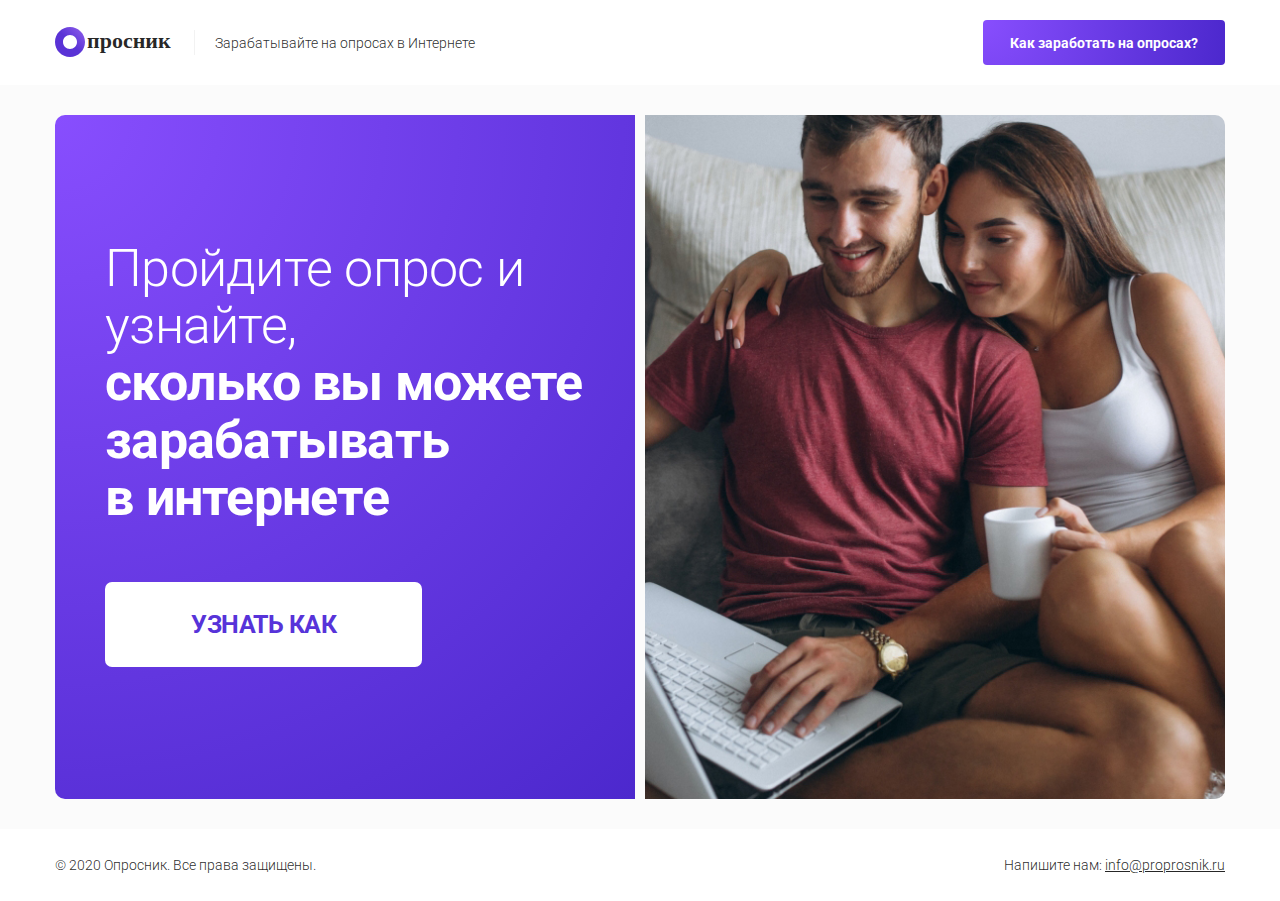
<file: opros/index.html>
<!DOCTYPE html>
<html lang="ru">
<head>
	<meta charset="UTF-8">	
	<!--meta name="viewport" content="width=1200px"-->
 <meta http-equiv="X-UA-Compatible" content="IE=edge" />            
 <meta name="viewport" content="width=device-width, maximum-scale=1">
 <title>Главная</title>	  
 <link rel="stylesheet" href="css/main.css">
 <!-- HTML5 Shim and Respond.js IE8 support of HTML5 elements and media queries -->
 <!-- WARNING: Respond.js doesn't work if you view the page via file:// -->
<!--[if lt IE 9]>
<script src="https://oss.maxcdn.com/libs/html5shiv/3.7.0/html5shiv.js"></script>
<script src="https://oss.maxcdn.com/libs/respond.js/1.4.2/respond.min.js"></script>
<![endif]-->
</head>
<body>
  <div class="wrapper">

    <div class="top">
      <div class="contain">
        <div class="rw">
          <div class="top-wrap"><a href="/" class="logo"><span class="logo-img-wrap"><img src="img/Logo.svg"></span><span class="logo-span">Зарабатывайте на опросах в Интернете</span></a><a href="#" class="butt1">Как заработать на опросах?</a></div>
        </div>
      </div>
    </div>
    <div class="main-block">
      <div class="contain">
        <div class="rw">
          <div class="main-wrap">
            <div class="main-left">
              <div class="main-txts">
                <div class="main-txt-1">Пройдите опрос и узнайте,</div>
                <div class="main-txt-2">
                  сколько вы можете зарабатывать
                  <br> в интернете</div>
                </div><a href="poll.html" class="main-butt">Узнать как</a></div>
                <div class="main-right"><img src="img/couple-image.jpg"></div>
              </div>
            </div>
          </div>
        </div>

        <div class="footer">
          <div class="contain">
            <div class="rw">
              <div class="footer-wrap">
                <div class="copy">© 2020 Опросник. Все права защищены.</div>
                <div class="f-mail">Напишите нам: <a href="info@proprosnik.ru">info@proprosnik.ru</a></div>
              </div>
            </div>
          </div>
        </div>

      </div>
      <script src="js/jquery-3.4.1.min.js"></script>
      <script src="js/common.js"></script>
    </body>
    </html>
</file>
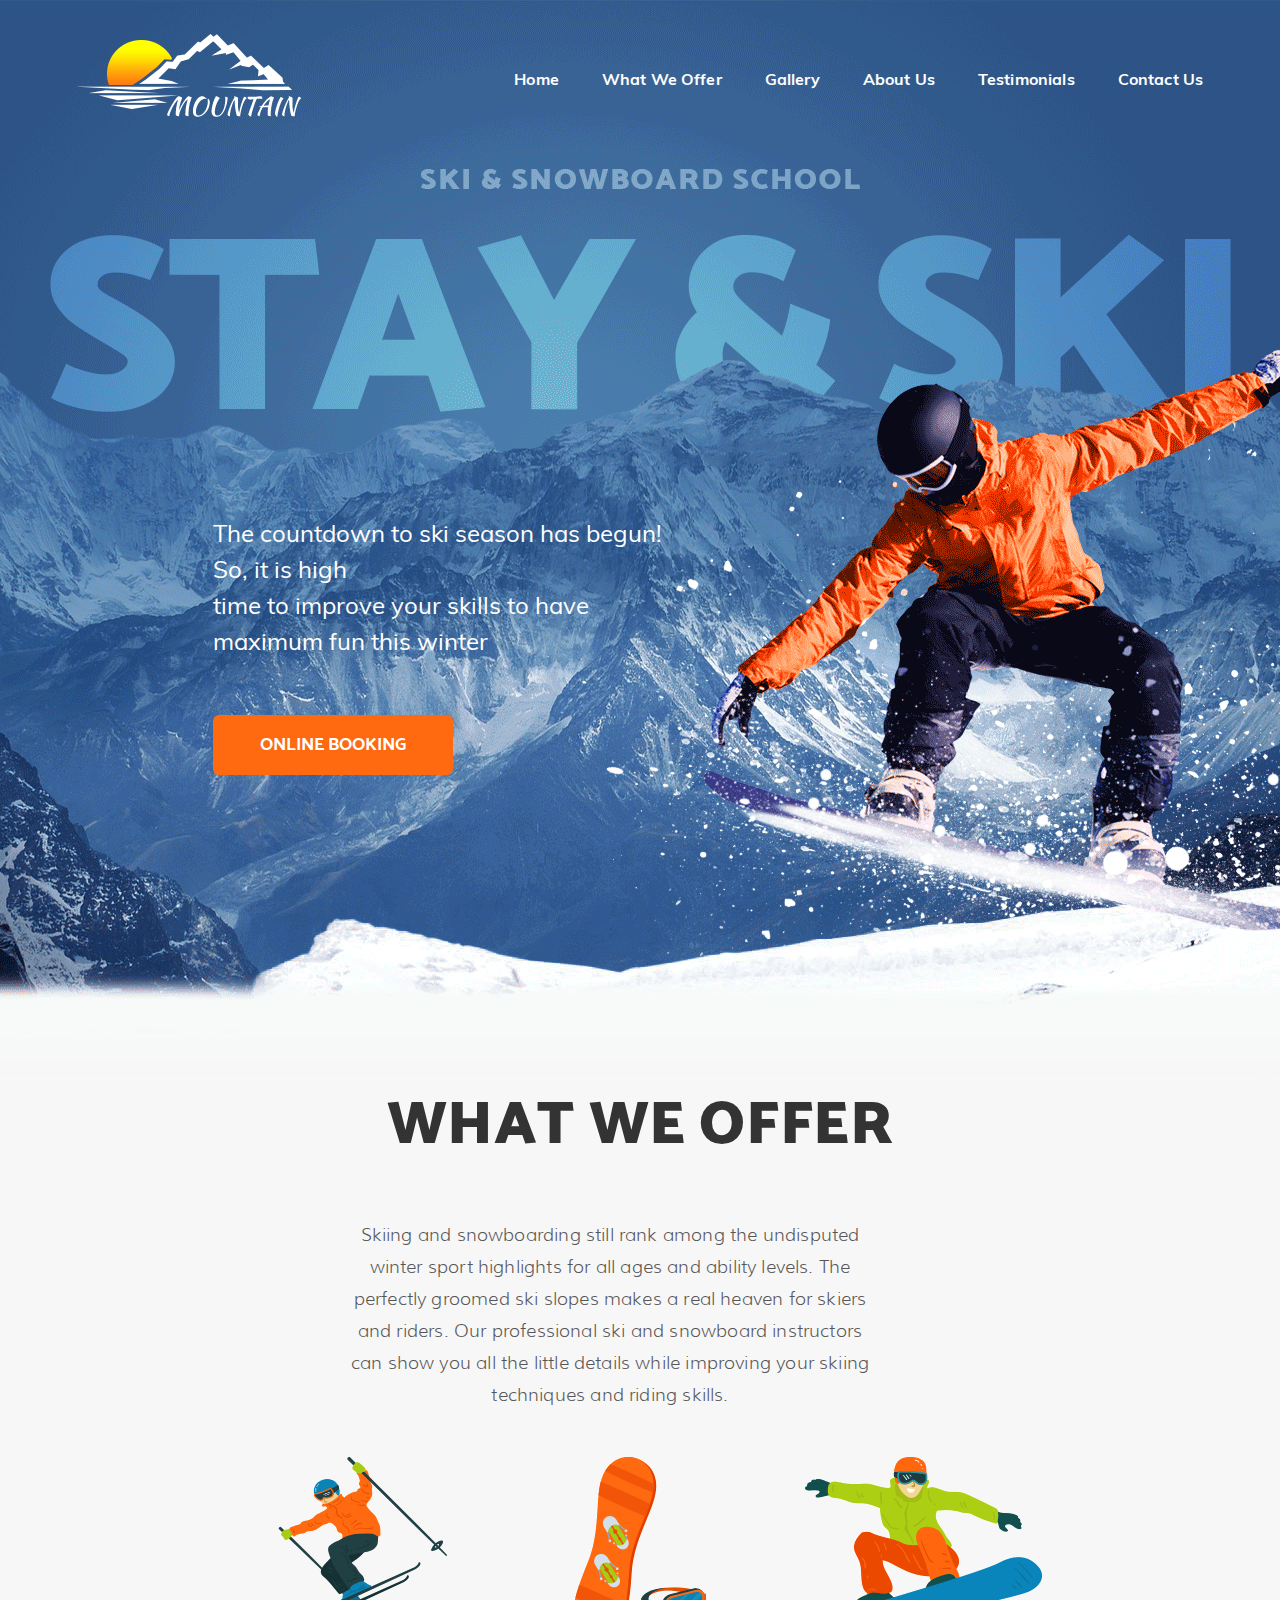
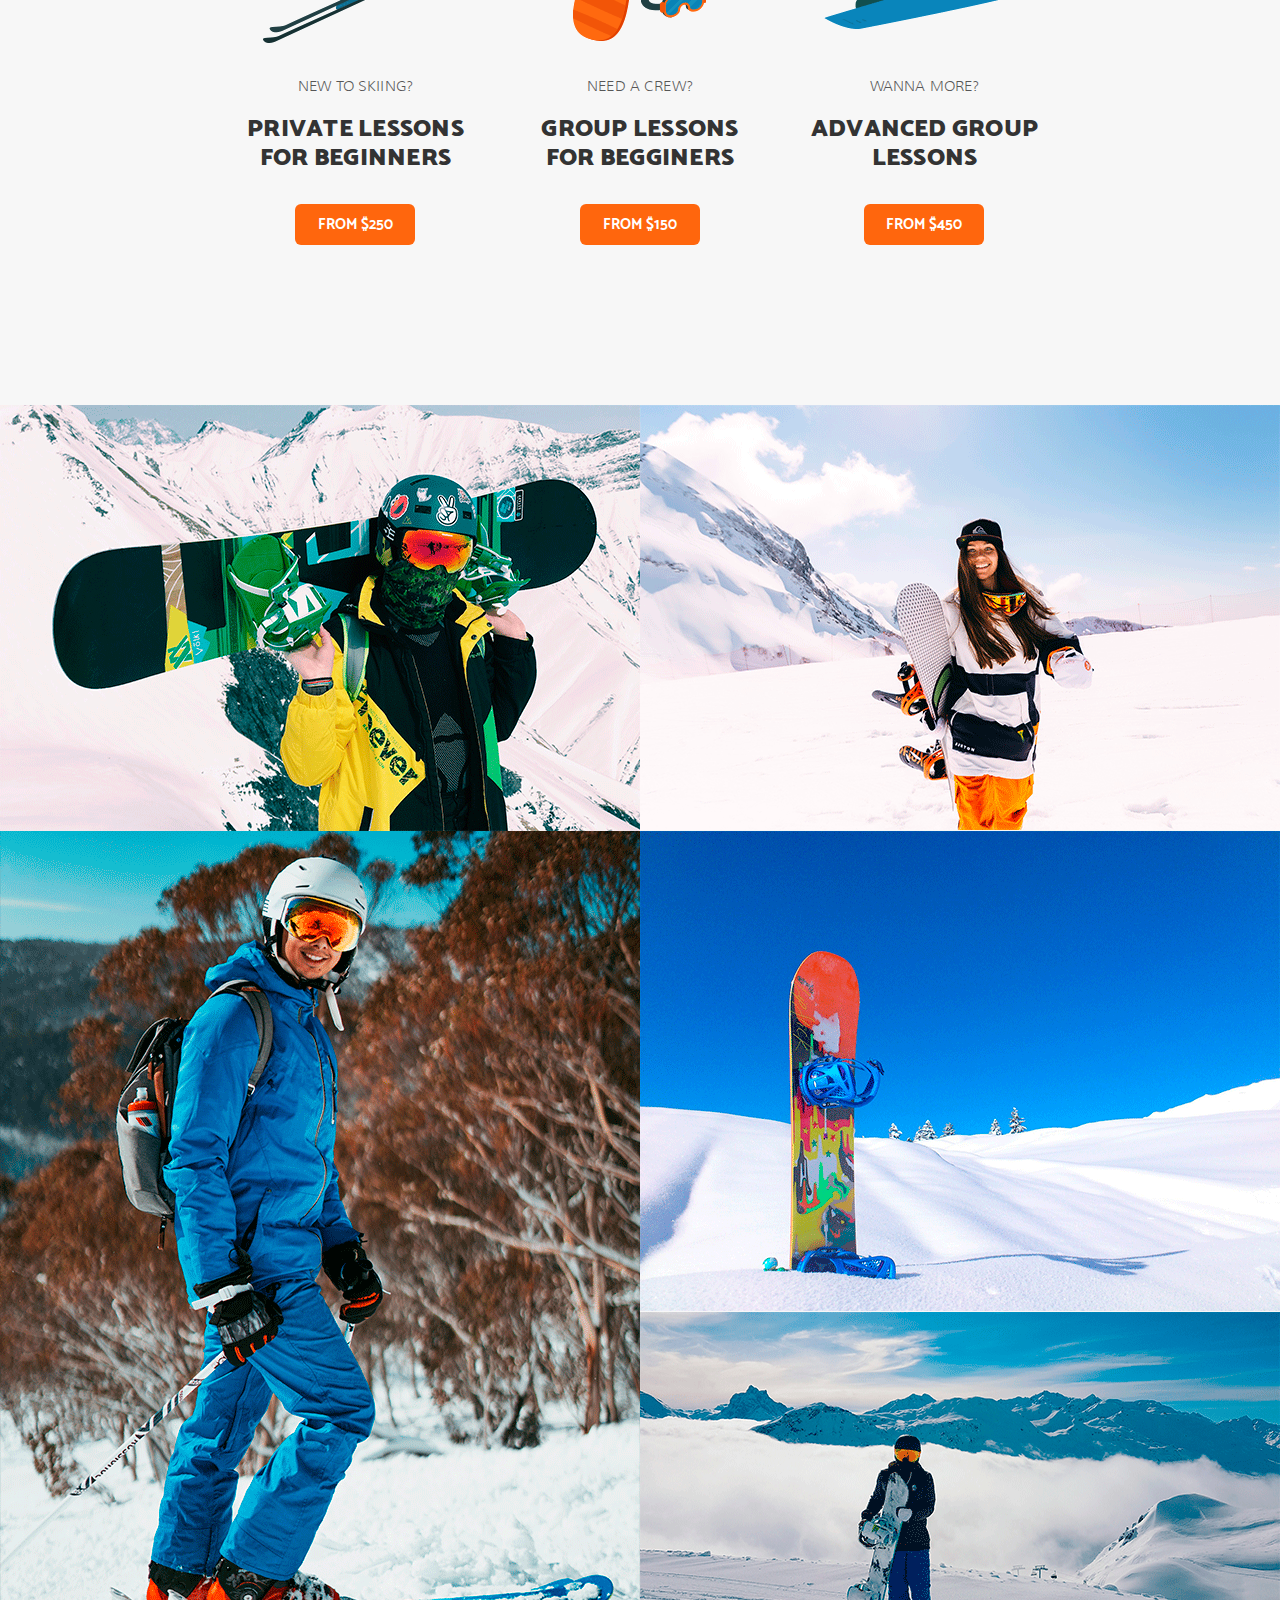
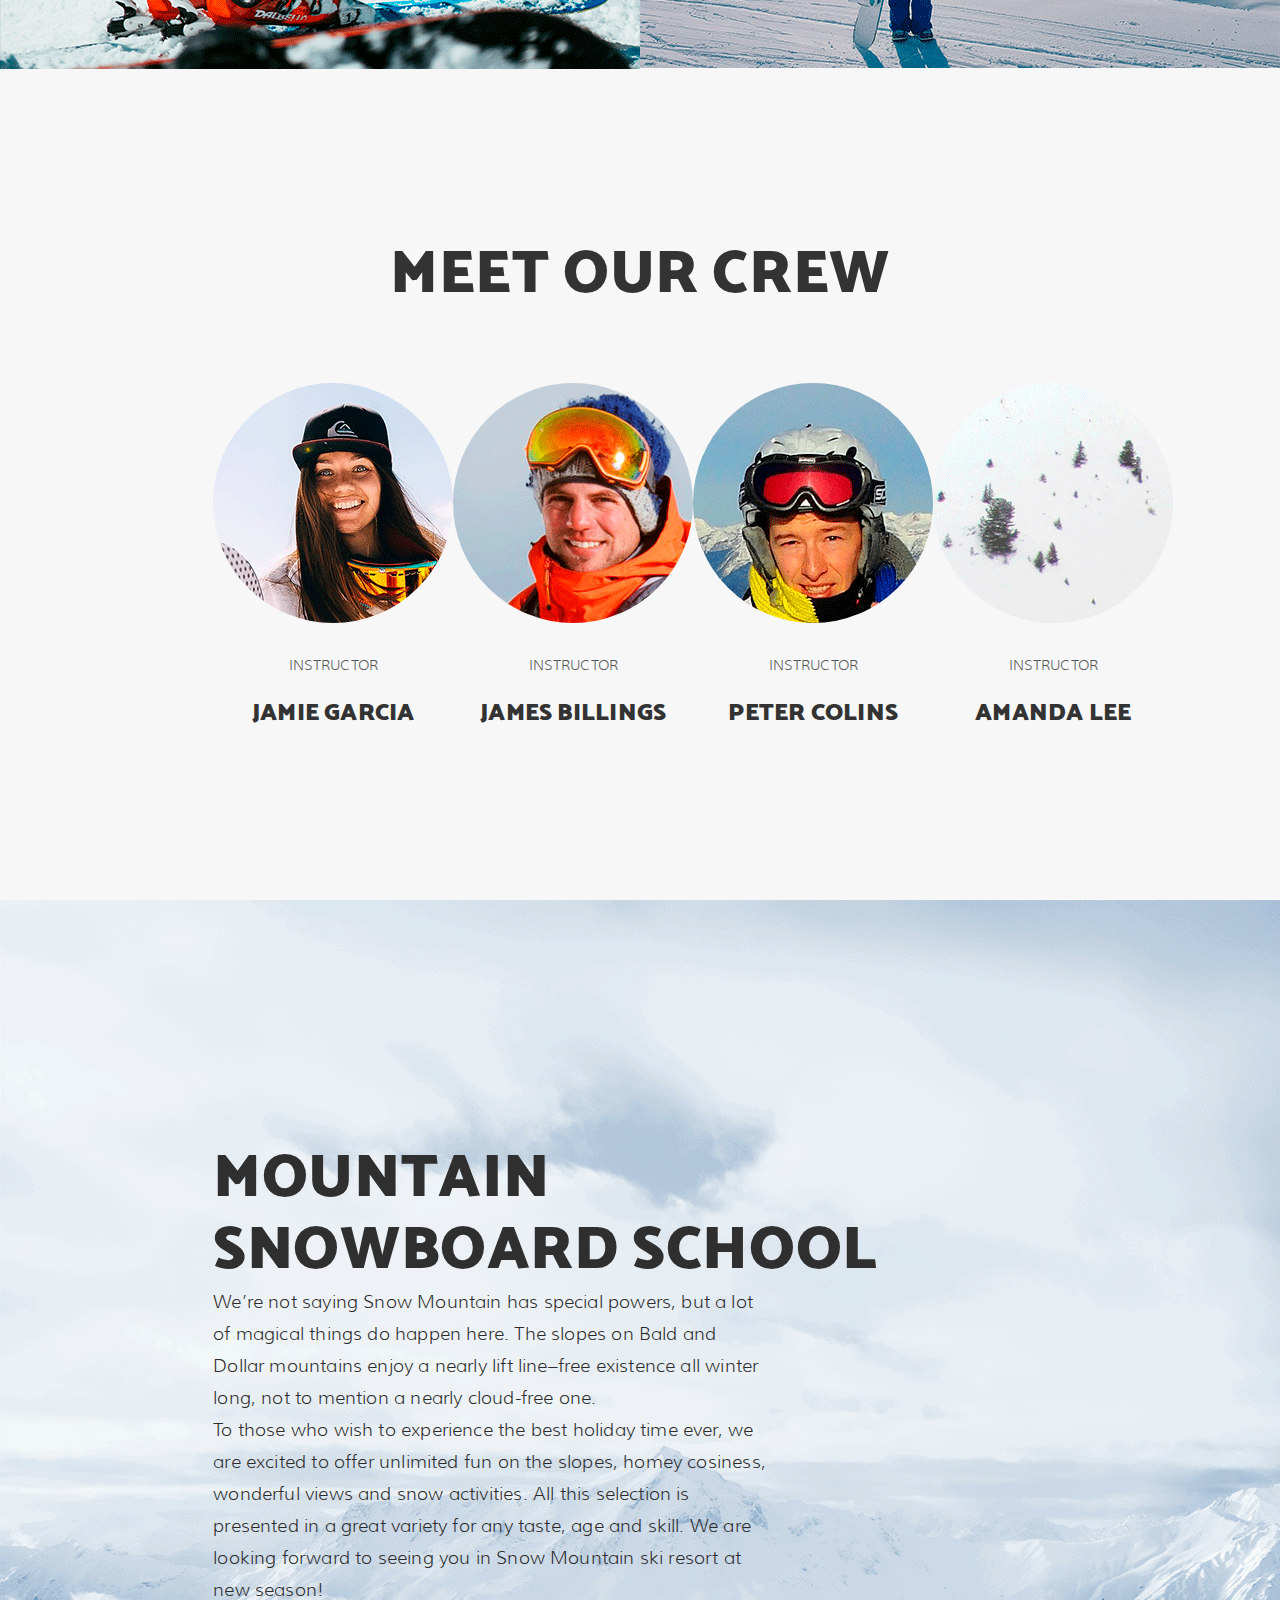
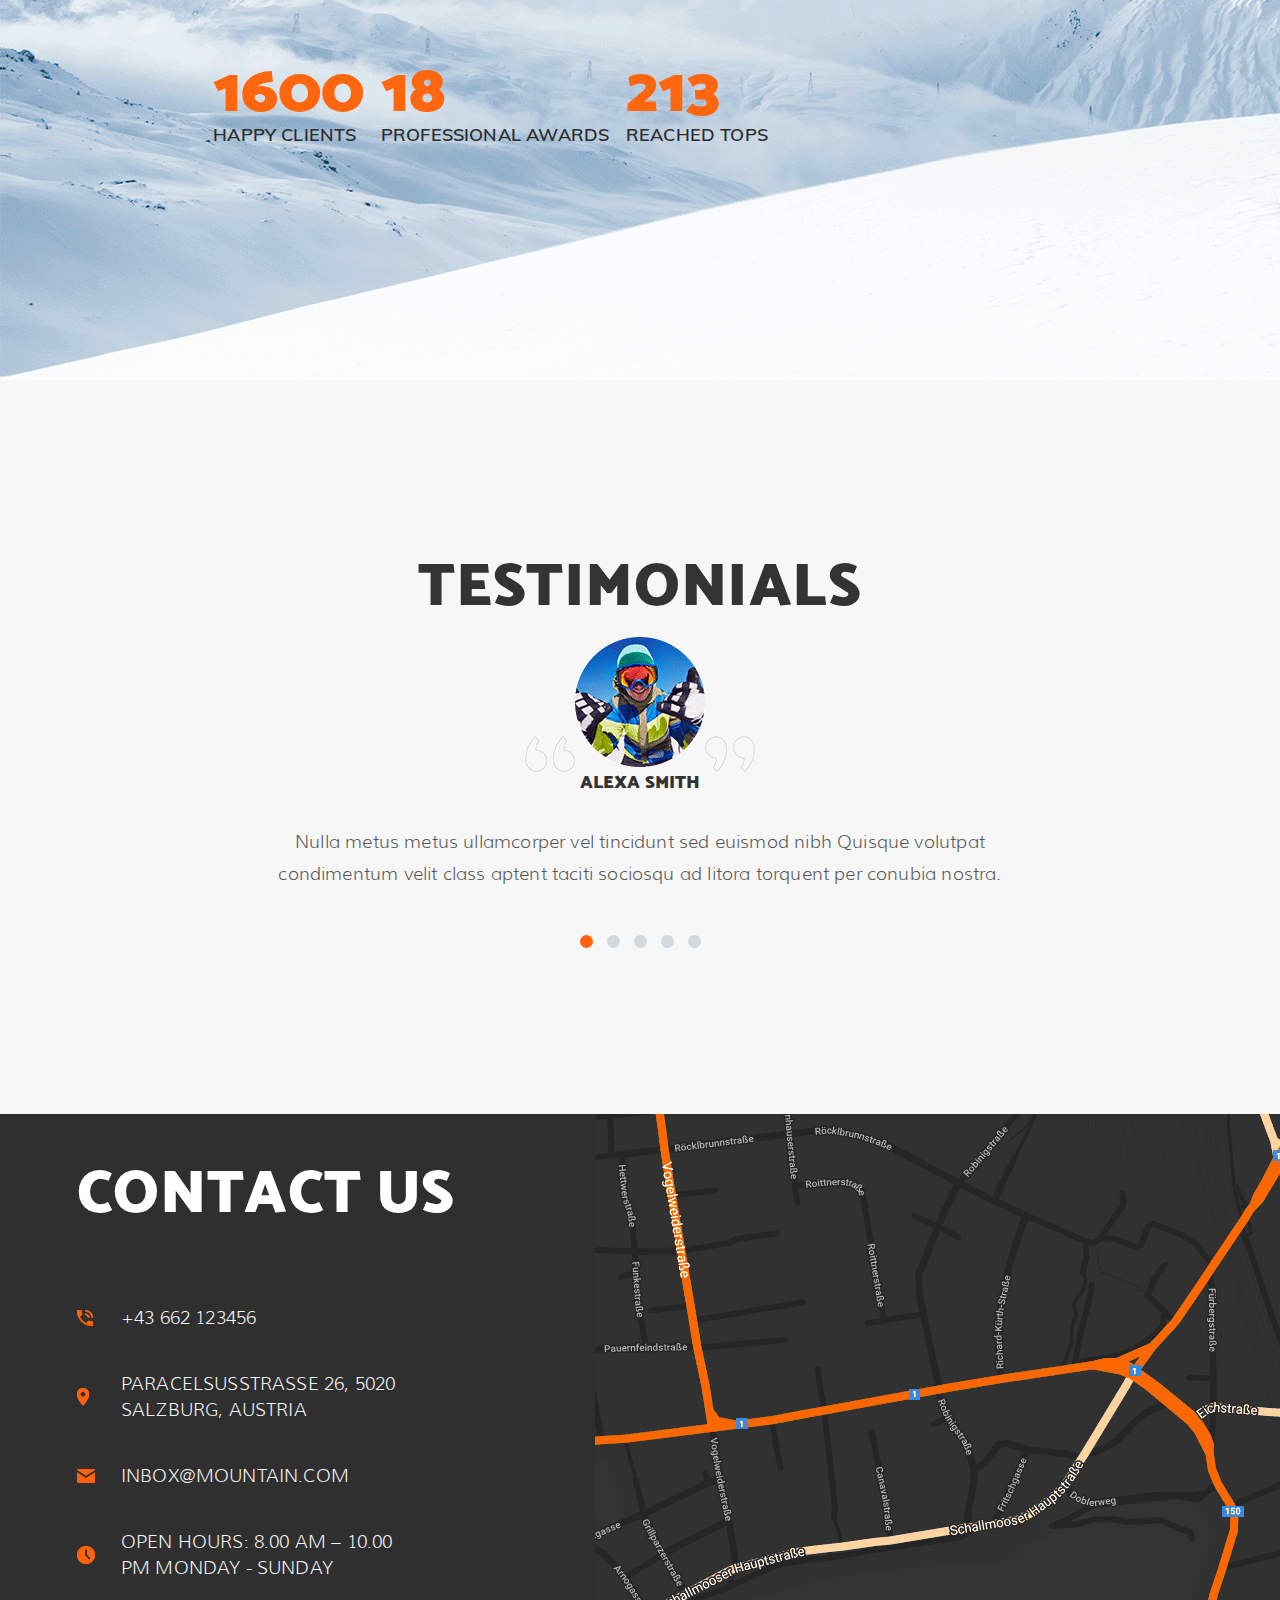
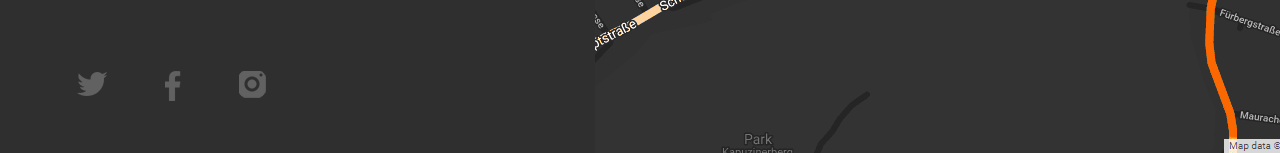
<file: Ski/index.html>
<!DOCTYPE html>
<html lang="En">
<head>
	<title>Ski & Snowboarding School</title>
	<meta charset="utf-8">
	<link rel="stylesheet" type="text/css" href="style.css">
	<script src="http://code.jquery.com/jquery-1.9.1.js"></script>
	<script src="js/script.js"></script>
</head>
<body>
	<header class="header" id="home">
		<div class="header__top">
			<img src="images/logo.png" class="logo header_logo">
			<nav class="menu header_menu">
				<ul class="menu__list">
					<li class="menu__item"><a href="#home" onclick="slowScroll('#home')">Home</a></li>
					<li class="menu__item"><a href="#offer-area" onclick="slowScroll('#offer-area')">What We Offer</a></li>
					<li class="menu__item"><a href="#gallery" onclick="slowScroll('#gallery')">Gallery</a></li>
					<li class="menu__item"><a href="#about" onclick="slowScroll('#about')">About Us</a></li>
					<li class="menu__item"><a href="#slider" onclick="slowScroll('#slider')">Testimonials</a></li>
					<li class="menu__item"><a href="#contacts" onclick="slowScroll('#contacts')">Contact Us</a></li>
				</ul>
			</nav>
		</div>
		<div class="header__center">
			<p class="caption header_caption">The countdown to ski season has begun! So, it is high<br>
	time to improve your skills to have maximum fun this winter</p>
			<button class="button header_button">ONLINE BOOKING</button>
		</div>
	</header> 
	<div class="offer-area" id="offer-area">
		<h1 class="title offer-area_title">WHAT WE OFFER</h1>
		<p class="caption offer-area_caption">Skiing and snowboarding still rank among the undisputed winter sport highlights for all ages and ability levels. The perfectly groomed ski slopes makes a real heaven for skiers and riders. Our professional ski and snowboard instructors can show you all the little details while improving your skiing techniques and riding skills.</p>
		<div class="offers">
			<div class="offer-card offer-card_medium">
				<div class="offer-card__img"><img src="images/offer-card_img1.png"></div>
				<p class="offer-card__question">New to skiing?</p>
				<p class="offer-card__description">Private lessons for beginners</p>
				<button class="button offer-card_button">From $250</button>
			</div>
			<div class="offer-card offer-card_medium">
				<div class="offer-card__img"><img src="images/offer-card_img2.png"></div>
				<p class="offer-card__question">Need a crew?</p>
				<p class="offer-card__description">Group lessons for begginers</p>
				<button class="button offer-card_button">From $150</button>
			</div>
			<div class="offer-card offer-card_medium">
				<div class="offer-card__img"><img src="images/offer-card_img3.png"></div>
				<p class="offer-card__question">Wanna more?</p>
				<p class="offer-card__description">Advanced group lessons</p>
				<button class="button offer-card_button">From $450</button>
			</div>
		</div>
	</div>
	<div class="gallery" id="gallery">
		<img src="images/gallery-pic-1.png" class="pic1">
		<img src="images/gallery-pic-2.png" class="pic2">
		<img src="images/gallery-pic-3.png" class="pic3">
		<img src="images/gallery-pic-4.png" class="pic4">
		<img src="images/gallery-pic-5.png" class="pic5">
		<img src="images/gallery-pic-6.png" class="pic6">
		<img src="images/gallery-pic-7.png" class="pic7">
	</div>
	<div class="crew">
		<h1 class="title crew_title">Meet our crew</h1>
		<div class="persons">
			<div class="person">
				<div class="person__img"> <img src="images/crew-img1.png"></div>
				<p class="person__status">Instructor</p>
				<p class="person__name">Jamie Garcia</p>
			</div>
			<div class="person">
				<div class="person__img"><img src="images/crew-img2.png"></div>
				<p class="person__status">Instructor</p>
				<p class="person__name">James Billings</p>
			</div>
			<div class="person">
				<div class="person__img"><img src="images/crew-img3.png"></div>
				<p class="person__status">Instructor</p>
				<p class="person__name">Peter Colins</p>
			</div>
			<div class="person">
				<div class="person__img"><img src="images/crew-img4.png"></div>
				<p class="person__status">Instructor</p>
				<p class="person__name">Amanda Lee</p>
			</div>
		</div>
	</div>
	<div class="about" id="about">
		<h1 class="title about_title">MOUNTAIN<br>SNOWBOARD SCHOOL</h1>
		<p class="about__description">We’re not saying Snow Mountain has special powers, but a lot of magical things do happen here. The slopes on Bald and Dollar mountains enjoy a nearly lift line–free existence all winter long, not to mention a nearly cloud-free one.<br>
To those who wish to experience the best holiday time ever, we are excited to offer unlimited fun on the slopes, homey cosiness, wonderful views and snow activities. All this selection is presented in a great variety for any taste, age and skill. We are looking forward to seeing you in Snow Mountain ski resort at new season!</p>
		<div class="advantages">
			<div class="advantages__item">
				<p class="advantages__value">1600</p>
				<p class="advantages__description">HAPPY CLIENTS</p>
			</div>
			<div class="advantages__item">
				<p class="advantages__value">18</p>
				<p class="advantages__description">PROFESSIONAL AWARDS</p>
			</div>
			<div class="advantages__item">
				<p class="advantages__value">213</p>
				<p class="advantages__description">REACHED TOPS</p>
			</div>
		</div>
	</div>
	<div class="slider" id="slider">
		<h1 class="title slider_title">TESTIMONIALS</h1>
		<div class="slider__img"><img src="images/slider-img.png"></div>
		<div class="slides">
			<div class="slide">
				<p class="slider__name">Alexa Smith</p>
				<p class="slider__caption">Nulla metus metus ullamcorper vel tincidunt sed euismod nibh Quisque volutpat condimentum velit class aptent taciti sociosqu ad litora torquent per conubia nostra.</p>
			</div>
			<div class="slide">
				<p class="slider__name">SAM SMITH</p>
				<p class="slider__caption">Nulla metus metus ullamcorper vel tincidunt sed euismod nibh Quisque volutpat condimentum velit class aptent taciti sociosqu ad litora torquent per conubia nostra.</p>
			</div>
			<div class="slide">
				<p class="slider__name">ALEX MARTIN</p>
				<p class="slider__caption">Nulla metus metus ullamcorper vel tincidunt sed euismod nibh Quisque volutpat condimentum velit class aptent taciti sociosqu ad litora torquent per conubia nostra.</p>
			</div>
			<div class="slide">
				<p class="slider__name">ALEX SMITH</p>
				<p class="slider__caption">Nulla metus metus ullamcorper vel tincidunt sed euismod nibh Quisque volutpat condimentum velit class aptent taciti sociosqu ad litora torquent per conubia nostra.</p>
			</div>
			<div class="slide">
				<p class="slider__name">SAM SMITH</p>
				<p class="slider__caption">Nulla metus metus ullamcorper vel tincidunt sed euismod nibh Quisque volutpat condimentum velit class aptent taciti sociosqu ad litora torquent per conubia nostra.</p>
			</div>
		</div>
		<div class="navigation">
		</div>
	</div>
	<footer class="footer">
		<div class="contacts" id="contacts">
			<h1 class="title contacts_title">Contact us</h1>
			<div class="contacts__phone">+43 662 123456</div>
			<div class="contacts__adress">Paracelsusstraße 26, 5020<br>Salzburg, Austria</div>
			<div class="contacts__mail">INBOX@MOUNTain.COM</div>
			<div class="contacts__hours">OPEN HOURS: 8.00 AM – 10.00<br>PM MONDAY - SUNDAY</div>
			<div class="social">
				<a href="https://www.twitter.com" target="_blank" class="social__twitter"><img src="images/social__twitter.png"></a>
				<a href="https://www.facebook.com" target="_blank" class="social__facebook"><img src="images/social__facebook.png"></a>
				<a href="https://www.instagram.com" target="_blank" class="social__instagram"><img src="images/social__instagram.png"></a>
			</div>
		</div>
	</footer>
</body>
</html>
</file>
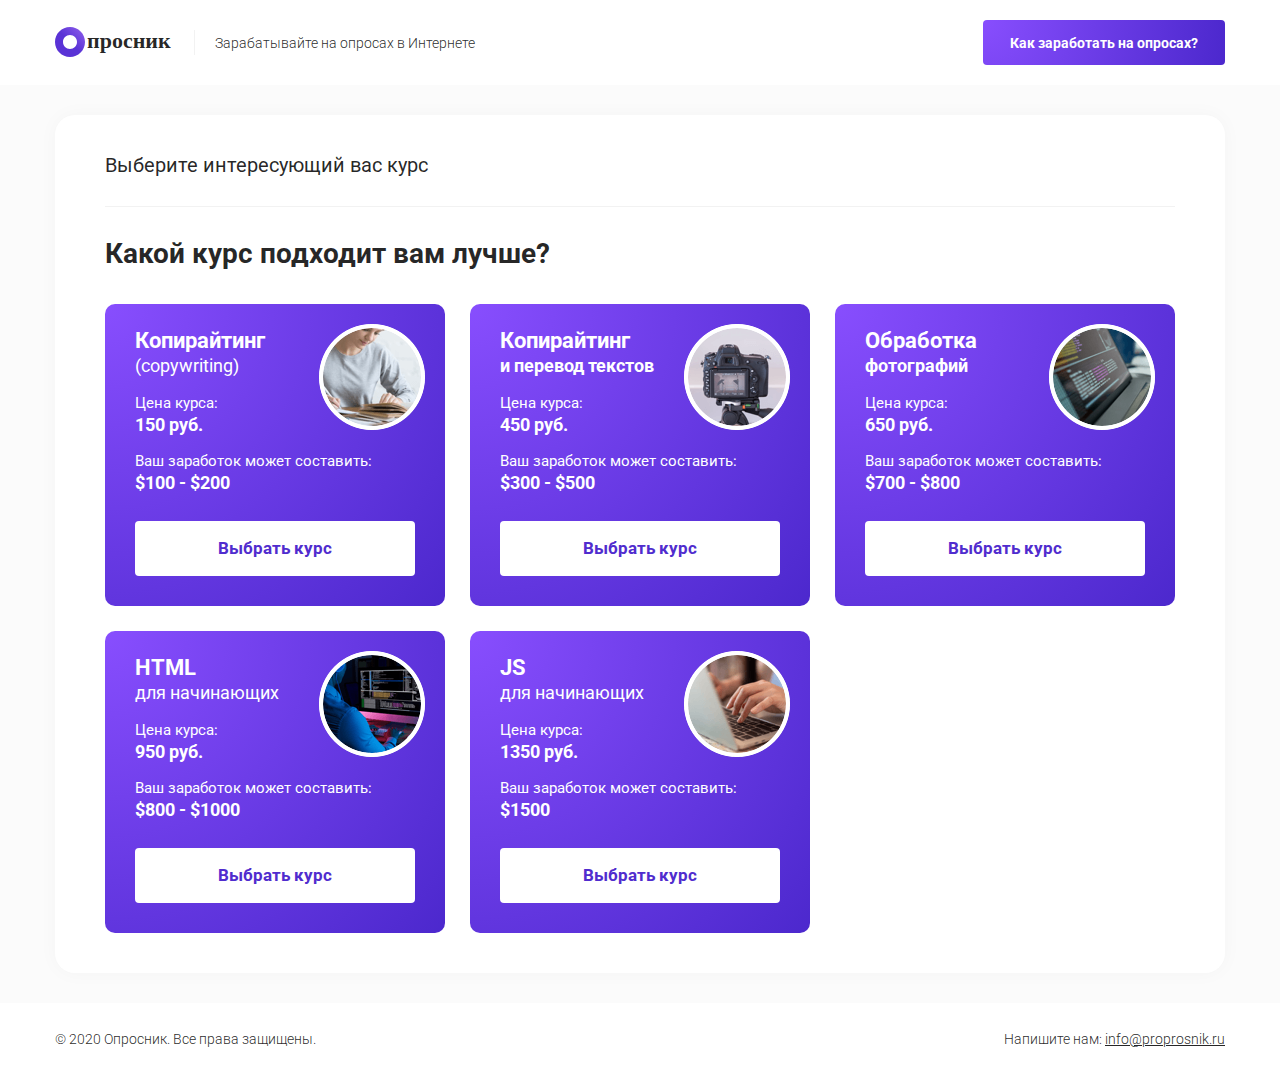
<file: opros/courses.html>
<!DOCTYPE html>
<html lang="ru">
<head>
	<meta charset="UTF-8">	
	<!--meta name="viewport" content="width=1200px"-->
 <meta http-equiv="X-UA-Compatible" content="IE=edge" />            
 <meta name="viewport" content="width=device-width, maximum-scale=1">
 <title>Курсы</title>	  
 <link rel="stylesheet" href="css/main.css">
 <!-- HTML5 Shim and Respond.js IE8 support of HTML5 elements and media queries -->
 <!-- WARNING: Respond.js doesn't work if you view the page via file:// -->
<!--[if lt IE 9]>
<script src="https://oss.maxcdn.com/libs/html5shiv/3.7.0/html5shiv.js"></script>
<script src="https://oss.maxcdn.com/libs/respond.js/1.4.2/respond.min.js"></script>
<![endif]-->
</head>
<body>
  <div class="wrapper">

    <div class="top">
      <div class="contain">
        <div class="rw">
          <div class="top-wrap"><a href="/" class="logo"><span class="logo-img-wrap"><img src="img/Logo.svg"></span><span class="logo-span">Зарабатывайте на опросах в Интернете</span></a><a href="#" class="butt1">Как заработать на опросах?</a></div>
        </div>
      </div>
    </div>

    <div class="main-block">
      <div class="contain">
        <div class="rw">
          <div class="center">
            <div class="center-top">
              <div class="poll-l">Выберите интересующий вас курс</div>
            </div>
            <div class="center-bot">
              <div class="poll-title">Какой курс подходит вам лучше?</div>
              <div class="courses">
                <div class="course-item">
                  <div class="course-top">
                    <div class="course-l">
                      <div class="course-txts-1">
                        <div class="course-txt-1">Копирайтинг</div>
                        <div class="course-txt-2">(copywriting)</div>
                      </div>
                      <div class="course-txts-2">
                        <div class="course-txt-3">Цена курса:
                        </div>
                        <div class="course-txt-4">150 руб.</div>
                      </div>
                    </div>
                    <div class="course-r"><img src="img/copy-translate-image.png"></div>
                    <div class="course-txts-2">
                      <div class="course-txt-3">Ваш заработок может составить:
                      </div>
                      <div class="course-txt-4">$100 - $200</div>
                    </div>
                  </div>
                  <div class="course-bot">
                    <a href="payment.html" data-pdf="copy" class="course-butt btn_js">Выбрать курс</a>
                  </div>
                </div>
                <div class="course-item">
                  <div class="course-top">
                    <div class="course-l">
                      <div class="course-txts-1">
                        <div class="course-txt-1">Копирайтинг</div>
                        <div class="course-txt-22">и перевод текстов</div>
                      </div>
                      <div class="course-txts-2">
                        <div class="course-txt-3">Цена курса:
                        </div>
                        <div class="course-txt-4">450 руб.</div>
                      </div>
                    </div>
                    <div class="course-r"><img src="img/photo-image.png"></div>
                    <div class="course-txts-2">
                      <div class="course-txt-3">Ваш заработок может составить:
                      </div>
                      <div class="course-txt-4">$300 - $500</div>
                    </div>
                  </div>
                  <div class="course-bot">
                    <a href="payment.html" data-pdf="copy_translate" class="course-butt btn_js">Выбрать курс</a>
                  </div>
                </div>
                <div class="course-item">
                  <div class="course-top">
                    <div class="course-l">
                      <div class="course-txts-1">
                        <div class="course-txt-1">Обработка</div>
                        <div class="course-txt-22">фотографий</div>
                      </div>
                      <div class="course-txts-2">
                        <div class="course-txt-3">Цена курса:
                        </div>
                        <div class="course-txt-4">650 руб.</div>
                      </div>
                    </div>
                    <div class="course-r"><img src="img/html-image.png"></div>
                    <div class="course-txts-2">
                      <div class="course-txt-3">Ваш заработок может составить:
                      </div>
                      <div class="course-txt-4">$700 - $800</div>
                    </div>
                  </div>
                  <div class="course-bot">
                    <a href="payment.html" data-pdf="photo" class="course-butt btn_js">Выбрать курс</a>
                  </div>                  
                </div>
                <div class="course-item">
                  <div class="course-top">
                    <div class="course-l">
                      <div class="course-txts-1">
                        <div class="course-txt-1">HTML</div>
                        <div class="course-txt-2">для начинающих</div>
                      </div>
                      <div class="course-txts-2">
                        <div class="course-txt-3">Цена курса:
                        </div>
                        <div class="course-txt-4">950 руб.</div>
                      </div>
                    </div>
                    <div class="course-r"><img src="img/js-image.png"></div>
                    <div class="course-txts-2">
                      <div class="course-txt-3">Ваш заработок может составить:
                      </div>
                      <div class="course-txt-4">$800 - $1000</div>
                    </div>
                  </div>
                  <div class="course-bot">
                    <a href="payment.html" data-pdf="html" class="course-butt btn_js">Выбрать курс</a>
                  </div>
                </div>
                <div class="course-item">
                  <div class="course-top">
                    <div class="course-l">
                      <div class="course-txts-1">
                        <div class="course-txt-1">JS</div>
                        <div class="course-txt-2">для начинающих</div>
                      </div>
                      <div class="course-txts-2">
                        <div class="course-txt-3">Цена курса:
                        </div>
                        <div class="course-txt-4">1350 руб.</div>
                      </div>
                    </div>
                    <div class="course-r"><img src="img/copy-image.png"></div>
                    <div class="course-txts-2">
                      <div class="course-txt-3">Ваш заработок может составить:
                      </div>
                      <div class="course-txt-4">$1500</div>
                    </div>
                  </div>
                  <div class="course-bot">
                    <a href="payment.html" data-pdf="js" class="course-butt btn_js">Выбрать курс</a>
                  </div>
                </div>
              </div>
            </div>
          </div>
        </div>
      </div>
    </div>

    <div class="footer">
      <div class="contain">
        <div class="rw">
          <div class="footer-wrap">
            <div class="copy">© 2020 Опросник. Все права защищены.</div>
            <div class="f-mail">Напишите нам: <a href="#" class="">info@proprosnik.ru</a></div>
          </div>
        </div>
      </div>
    </div>

  </div>
  <script src="js/jquery-3.4.1.min.js"></script>
  <script src="js/common.js"></script>
  <script>
    const btnAll = document.querySelectorAll('.btn_js');
    btnAll.forEach(item => item.addEventListener('click', function(){
      let selected = item.dataset.pdf;
      sessionStorage.setItem('pdf', selected);
    }))
  </script>
</body>
</html>
</file>
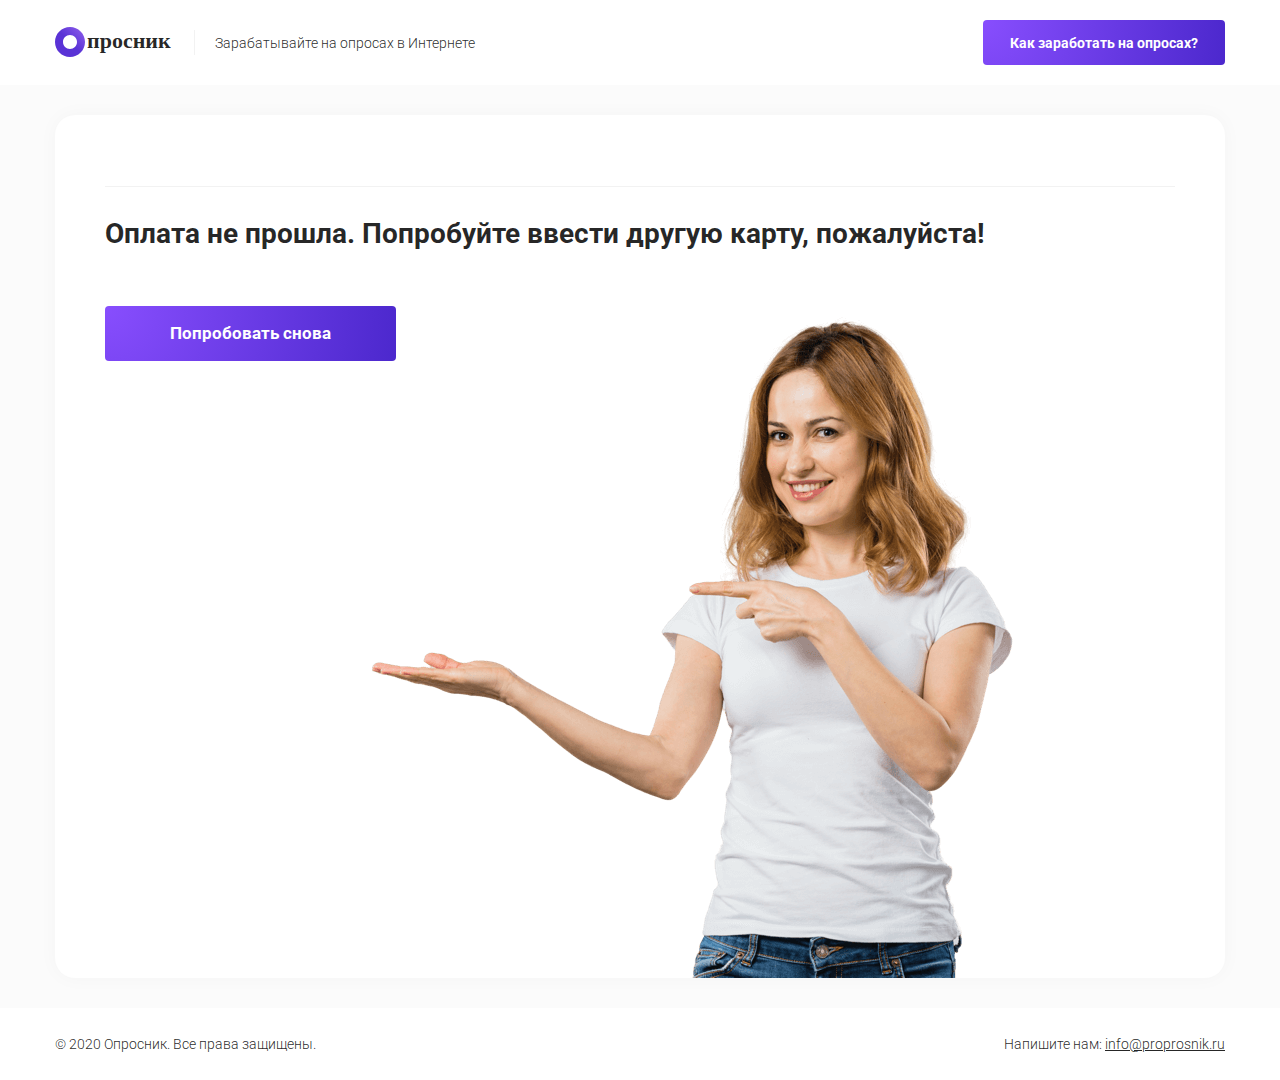
<file: opros/fail.html>
<!DOCTYPE html>
<html lang="ru">
<head>
	<meta charset="UTF-8">	
	<!--meta name="viewport" content="width=1200px"-->
 <meta http-equiv="X-UA-Compatible" content="IE=edge" />            
 <meta name="viewport" content="width=device-width, maximum-scale=1">
 <title>Спасибо!</title>	  
 <link rel="stylesheet" href="css/main.css">
 <!-- HTML5 Shim and Respond.js IE8 support of HTML5 elements and media queries -->
 <!-- WARNING: Respond.js doesn't work if you view the page via file:// -->
<!--[if lt IE 9]>
<script src="https://oss.maxcdn.com/libs/html5shiv/3.7.0/html5shiv.js"></script>
<script src="https://oss.maxcdn.com/libs/respond.js/1.4.2/respond.min.js"></script>
<![endif]-->
</head>
<body>
  <div class="wrapper">

    <div class="top">
      <div class="contain">
        <div class="rw">
          <div class="top-wrap"><a href="/" class="logo"><span class="logo-img-wrap"><img src="img/Logo.svg"></span><span class="logo-span">Зарабатывайте на опросах в Интернете</span></a><a href="#" class="butt1">Как заработать на опросах?</a></div>
        </div>
      </div>
    </div>

    <div class="main-block">
      <div class="contain">
        <div class="rw">
          <div class="thanks">
            <div class="center-top">
              <!-- <div class="poll-l">Оплата не прошла. Попробуйте ввести другую карту, пожалуйста</div> -->
            </div>
            <div class="center-bot">
              <div class="poll-title">Оплата не прошла. Попробуйте ввести другую карту, пожалуйста!</div>
              <div class="thanks-txt">
                  <!-- <p class="thanks-p">Попробуйте ввести другую карту, пожалуйста!</p> -->
                    </div>
                    <div class="thanks-butt-wrap"><a href="payment.html" class="poll-butt">Попробовать снова</a></div>
                  </div>
                </div>
              </div>
            </div>
          </div>

          <div class="footer">
            <div class="contain">
              <div class="rw">
                <div class="footer-wrap">
                  <div class="copy">© 2020 Опросник. Все права защищены.</div>
                  <div class="f-mail">Напишите нам: <a href="mailto:info@proprosnik.ru">info@proprosnik.ru</a></div>
                </div>
              </div>
            </div>
          </div>

        </div>
        <script src="js/jquery-3.4.1.min.js"></script>
        <script src="js/common.js"></script>
      </body>
      </html>
</file>
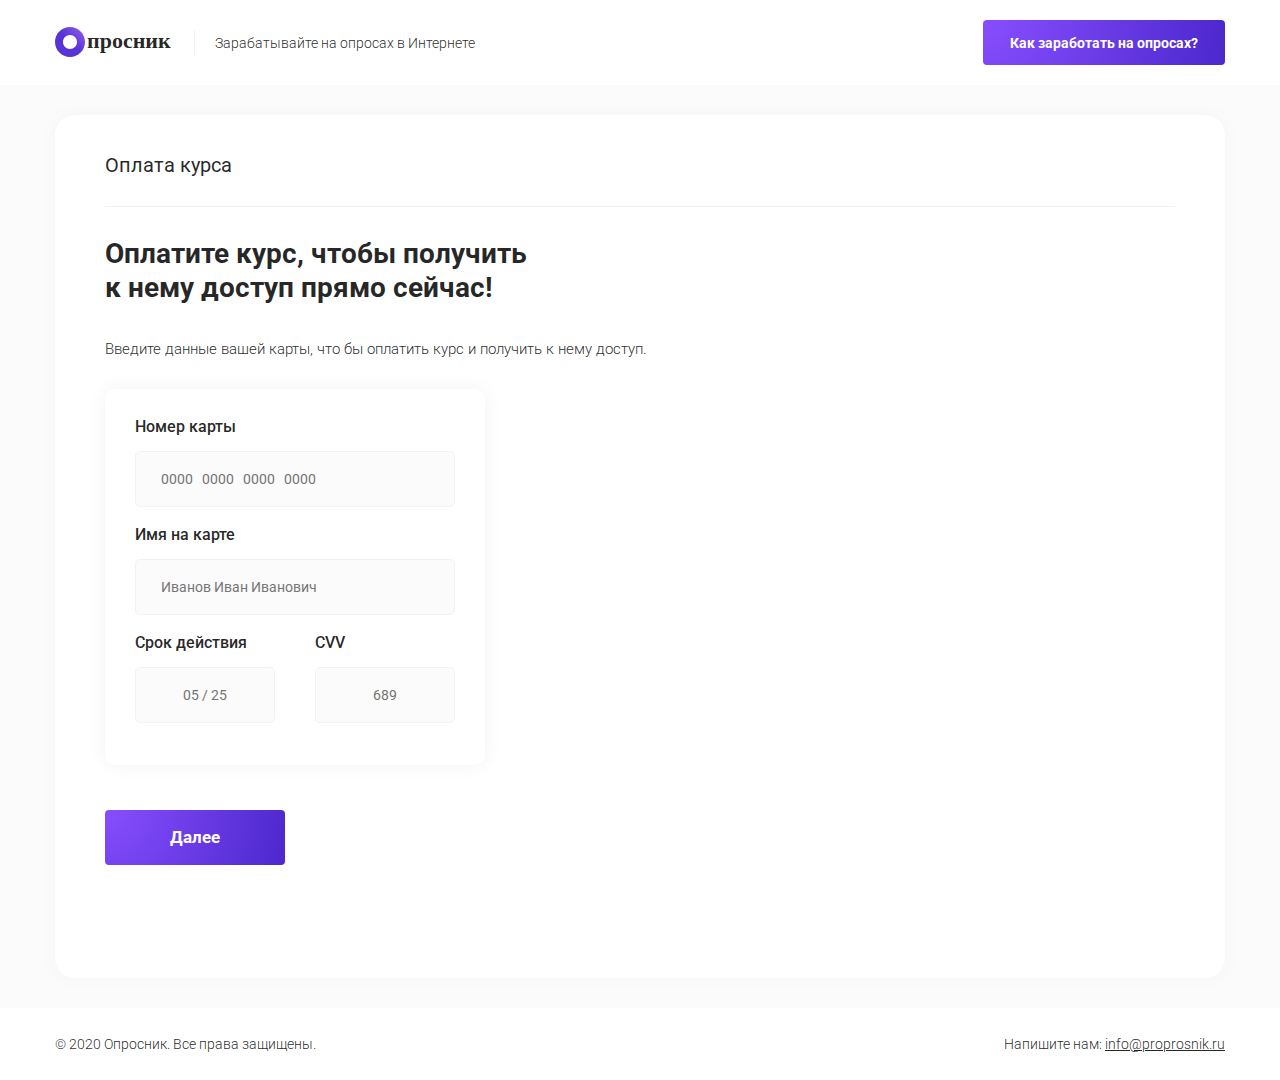
<file: opros/payment.html>
<!DOCTYPE html>
<html lang="ru">
<head>
	<meta charset="UTF-8">	
	<!--meta name="viewport" content="width=1200px"-->
 <meta http-equiv="X-UA-Compatible" content="IE=edge" />            
 <meta name="viewport" content="width=device-width, maximum-scale=1">
 <title>Оплата</title>	  
 <link rel="stylesheet" href="css/main.css">
 <!-- HTML5 Shim and Respond.js IE8 support of HTML5 elements and media queries -->
 <!-- WARNING: Respond.js doesn't work if you view the page via file:// -->
<!--[if lt IE 9]>
<script src="https://oss.maxcdn.com/libs/html5shiv/3.7.0/html5shiv.js"></script>
<script src="https://oss.maxcdn.com/libs/respond.js/1.4.2/respond.min.js"></script>
<![endif]-->
</head>
<body>
  <div class="wrapper">

    <div class="top">
      <div class="contain">
        <div class="rw">
          <div class="top-wrap"><a href="/" class="logo"><span class="logo-img-wrap"><img src="img/Logo.svg"></span><span class="logo-span">Зарабатывайте на опросах в Интернете</span></a><a href="#" class="butt1">Как заработать на опросах?</a></div>
        </div>
      </div>
    </div>
    <div class="main-block">
      <div class="contain">
        <div class="rw">
          <div class="pay">
            <div class="center-top">
              <div class="poll-l">Оплата курса</div>
            </div>
            <div class="center-bot">
              <div class="poll-title">Оплатите курс, чтобы получить
                <br> к нему доступ прямо сейчас!</div>
                <div class="w-row">
                  <div class="pay-txt">Введите данные вашей карты, что бы оплатить курс и получить к нему доступ.</div>
                </div>
                <form class="pay-form">
                  <label class="pay-label"><span class="pay-label-txt">Номер карты</span>
                    <input type="text" class="pay-input input-card pay_js" placeholder="0000   0000   0000   0000">
                  </label>
                  <label class="pay-label"><span class="pay-label-txt">Имя на карте</span>
                    <input type="text" class="pay-input pay_js" placeholder="Иванов Иван Иванович">
                  </label>
                  <div class="pay-two-labels">
                    <div class="pay-l">
                      <label class="pay-label2"><span class="pay-label-txt">Срок действия</span>
                        <input type="text" class="pay-input-2 input-date pay_js" placeholder="05 / 25">
                      </label>
                    </div>
                    <div class="pay-r">
                      <label class="pay-label2"><span class="pay-label-txt">CVV</span>
                        <input type="text" class="pay-input-2 pay_js" placeholder="689">
                      </label>
                    </div>
                  </div>
                </form>
                <div class="thanks-butt-wrap next_js"><a href="" class="poll-butt">Далее</a></div>
              </div>
            </div>
          </div>
        </div>
      </div>

      <div class="footer">
        <div class="contain">
          <div class="rw">
            <div class="footer-wrap">
              <div class="copy">© 2020 Опросник. Все права защищены.</div>
              <div class="f-mail">Напишите нам: <a href="#" class="">info@proprosnik.ru</a></div>
            </div>
          </div>
        </div>
      </div>
    </div>
    <script src="js/jquery-3.4.1.min.js"></script>
    <script src="js/jquery.maskedinput.min.js"></script>
    <script src="js/common.js"></script>
    <script>
      const inputAll = document.querySelectorAll('.pay_js'),
            next = document.querySelector('.next_js');
            btn = document.querySelector('.poll-butt');
            let flag = true;
            next.addEventListener('click', function(){
              for(let i = 0;i < inputAll.length;i++){
                if(inputAll[i].value == '')
                  flag = false;
              }
              if(flag)
                btn.href = 'thanks.html';
              else
                btn.href = 'fail.html';
            })

    </script>
  </body>
  </html>
</file>
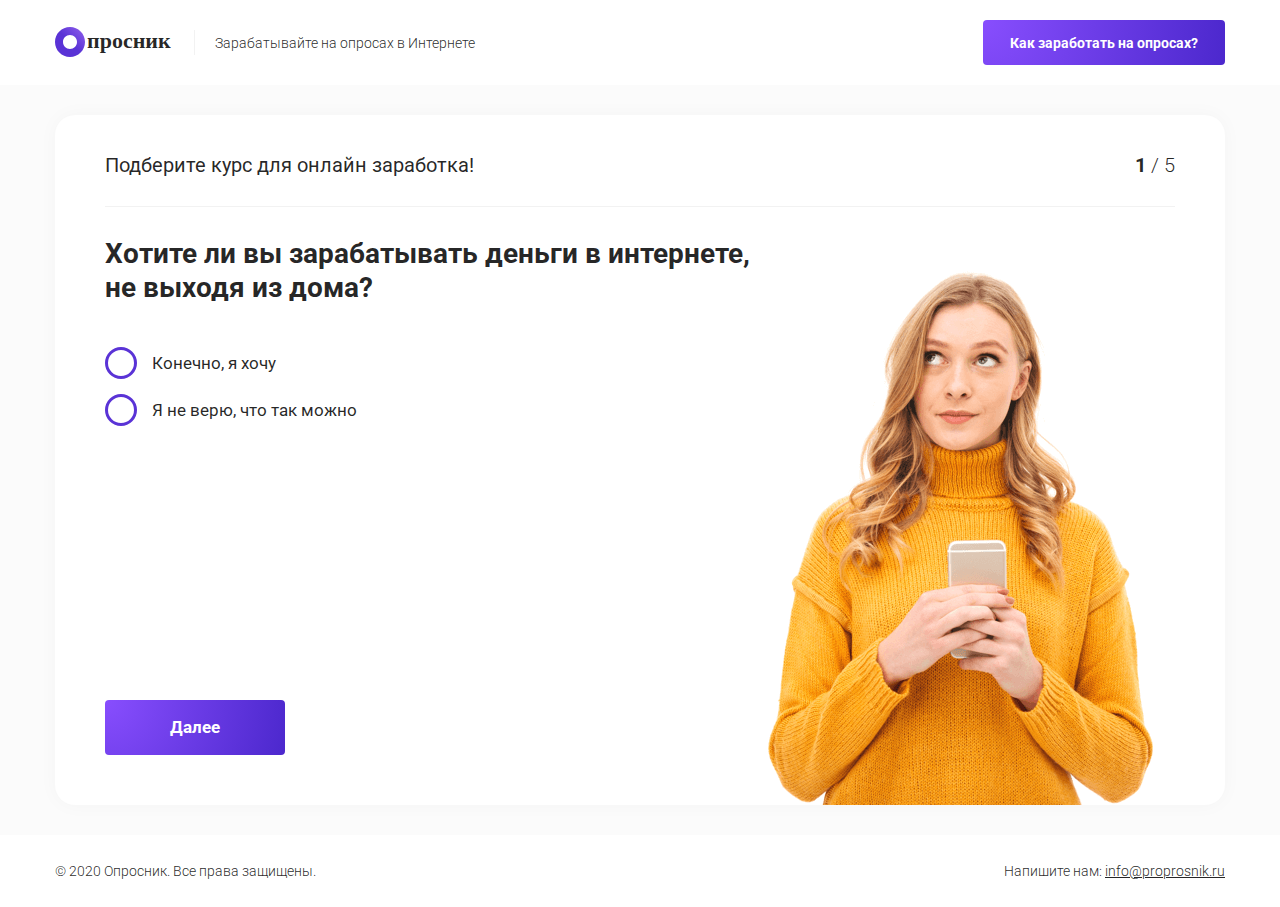
<file: opros/poll.html>
<!DOCTYPE html>
<html lang="ru">
<head>
	<meta charset="UTF-8">	
	<!--meta name="viewport" content="width=1200px"-->
 <meta http-equiv="X-UA-Compatible" content="IE=edge" />            
 <meta name="viewport" content="width=device-width, maximum-scale=1">
 <title>Голосование 1</title>	  
 <link rel="stylesheet" href="css/main.css">
 <!-- HTML5 Shim and Respond.js IE8 support of HTML5 elements and media queries -->
 <!-- WARNING: Respond.js doesn't work if you view the page via file:// -->
<!--[if lt IE 9]>
<script src="https://oss.maxcdn.com/libs/html5shiv/3.7.0/html5shiv.js"></script>
<script src="https://oss.maxcdn.com/libs/respond.js/1.4.2/respond.min.js"></script>
<![endif]-->
</head>
<body>
  <div class="wrapper">

    <div class="top">
      <div class="contain">
        <div class="rw">
          <div class="top-wrap"><a href="/" class="logo"><span class="logo-img-wrap"><img src="img/Logo.svg"></span><span class="logo-span">Зарабатывайте на опросах в Интернете</span></a><a href="#" class="butt1">Как заработать на опросах?</a></div>
        </div>
      </div>
    </div>

    <div class="main-block">
      <div class="contain">
        <div class="rw">
          <div class="poll">
            <div class="poll-top">
              <div class="poll-l">Подберите курс для онлайн заработка!</div>
              <div class="poll-r"><span class="poll-num-bold">1</span> / 5</div>
            </div>
            <div class="poll-bot">
              <div class="poll-title">Хотите ли вы зарабатывать деньги в интернете,
                <br> не выходя из дома?</div>
                <div class="poll-answers">
                  <div class="checks">
                    <label class="check-label">
                      <input class="check-box" type="radio" name="check-1">
                      <span class="checkbox"></span>
                      <span class="check-txt">Конечно, я хочу</span>
                    </label>
                    <label class="check-label">
                      <input class="check-box" type="radio" name="check-1">
                      <span class="checkbox"></span>
                      <span class="check-txt">Я не верю, что так можно</span>
                    </label>
                  </div>
                </div>
                <div class="poll-butt-wrap"><a href="poll2.html" class="poll-butt">Далее</a></div>
              </div>
            </div>
          </div>
        </div>
      </div>

      <div class="footer">
        <div class="contain">
          <div class="rw">
            <div class="footer-wrap">
              <div class="copy">© 2020 Опросник. Все права защищены.</div>
              <div class="f-mail">Напишите нам: <a href="#" class="">info@proprosnik.ru</a></div>
            </div>
          </div>
        </div>
      </div>
      
      <script src="js/jquery-3.4.1.min.js"></script>
      <script src="js/common.js"></script>
    </body>
    </html>
</file>
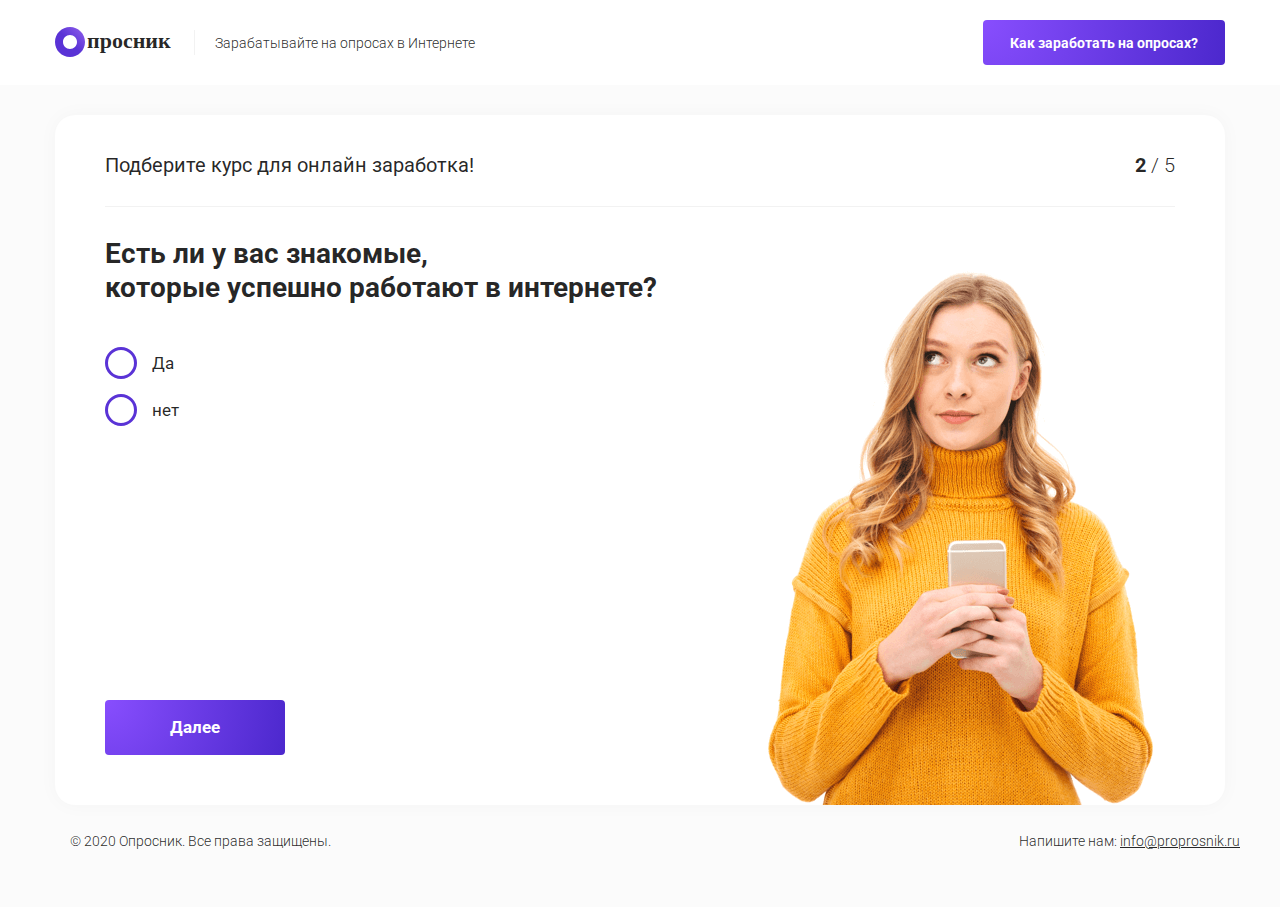
<file: opros/poll2.html>
<!DOCTYPE html>
<html lang="ru">
<head>
	<meta charset="UTF-8">	
	<!--meta name="viewport" content="width=1200px"-->
 <meta http-equiv="X-UA-Compatible" content="IE=edge" />            
 <meta name="viewport" content="width=device-width, maximum-scale=1">
 <title>Голосование 2</title>	  
 <link rel="stylesheet" href="css/main.css">
 <!-- HTML5 Shim and Respond.js IE8 support of HTML5 elements and media queries -->
 <!-- WARNING: Respond.js doesn't work if you view the page via file:// -->
<!--[if lt IE 9]>
<script src="https://oss.maxcdn.com/libs/html5shiv/3.7.0/html5shiv.js"></script>
<script src="https://oss.maxcdn.com/libs/respond.js/1.4.2/respond.min.js"></script>
<![endif]-->
</head>
<body>
  <div class="wrapper">

    <div class="top">
      <div class="contain">
        <div class="rw">
          <div class="top-wrap"><a href="/" class="logo"><span class="logo-img-wrap"><img src="img/Logo.svg"></span><span class="logo-span">Зарабатывайте на опросах в Интернете</span></a><a href="#" class="butt1">Как заработать на опросах?</a></div>
        </div>
      </div>
    </div>

    <div class="main-block">
      <div class="contain">
        <div class="rw">
          <div class="poll">
            <div class="poll-top">
              <div class="poll-l">Подберите курс для онлайн заработка!</div>
              <div class="poll-r"><span class="poll-num-bold">2</span> / 5</div>
            </div>
            <div class="poll-bot">
              <div class="poll-title">Есть ли у вас знакомые, <br> которые успешно работают в интернете?</div>
                <div class="poll-answers">
                  <div class="checks">
                    <label class="check-label">
                      <input class="check-box" type="radio" name="check-2">
                      <span class="checkbox"></span>
                      <span class="check-txt">Да</span>
                    </label>
                    <label class="check-label">
                      <input class="check-box" type="radio" name="check-2">
                      <span class="checkbox"></span>
                      <span class="check-txt">нет</span>
                    </label>
                  </div>
                </div>
                <div class="poll-butt-wrap"><a href="poll3.html" class="poll-butt">Далее</a></div>
              </div>
            </div>

            <div class="footer">
              <div class="contain">
                <div class="rw">
                  <div class="footer-wrap">
                    <div class="copy">© 2020 Опросник. Все права защищены.</div>
                    <div class="f-mail">Напишите нам: <a href="#" class="">info@proprosnik.ru</a></div>
                  </div>
                </div>
              </div>
            </div>

          </div>
          <script src="js/jquery-3.4.1.min.js"></script>
          <script src="js/common.js"></script>
        </body>
        </html>
</file>
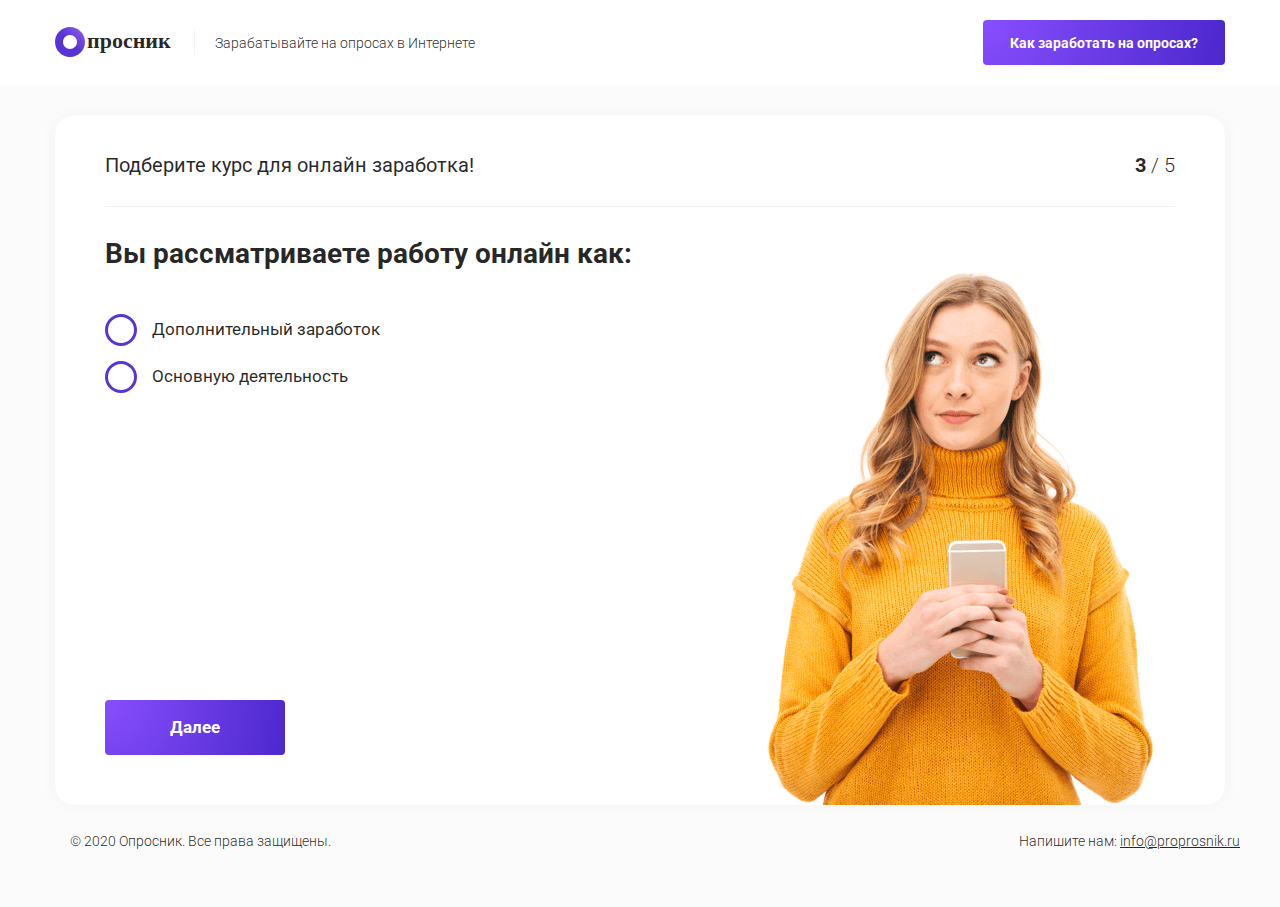
<file: opros/poll3.html>
<!DOCTYPE html>
<html lang="ru">
<head>
	<meta charset="UTF-8">	
	<!--meta name="viewport" content="width=1200px"-->
 <meta http-equiv="X-UA-Compatible" content="IE=edge" />            
 <meta name="viewport" content="width=device-width, maximum-scale=1">
 <title>Голосование 3</title>	  
 <link rel="stylesheet" href="css/main.css">
 <!-- HTML5 Shim and Respond.js IE8 support of HTML5 elements and media queries -->
 <!-- WARNING: Respond.js doesn't work if you view the page via file:// -->
<!--[if lt IE 9]>
<script src="https://oss.maxcdn.com/libs/html5shiv/3.7.0/html5shiv.js"></script>
<script src="https://oss.maxcdn.com/libs/respond.js/1.4.2/respond.min.js"></script>
<![endif]-->
</head>
<body>
  <div class="wrapper">

    <div class="top">
      <div class="contain">
        <div class="rw">
          <div class="top-wrap"><a href="/" class="logo"><span class="logo-img-wrap"><img src="img/Logo.svg"></span><span class="logo-span">Зарабатывайте на опросах в Интернете</span></a><a href="#" class="butt1">Как заработать на опросах?</a></div>
        </div>
      </div>
    </div>

    <div class="main-block">
      <div class="contain">
        <div class="rw">
          <div class="poll">
            <div class="poll-top">
              <div class="poll-l">Подберите курс для онлайн заработка!</div>
              <div class="poll-r"><span class="poll-num-bold">3</span> / 5</div>
            </div>
            <div class="poll-bot">
              <div class="poll-title">Вы рассматриваете работу онлайн как:</div>
                <div class="poll-answers">
                  <div class="checks">
                    <label class="check-label">
                      <input class="check-box" type="radio" name="check-3">
                      <span class="checkbox"></span>
                      <span class="check-txt">Дополнительный заработок</span>
                    </label>
                    <label class="check-label">
                      <input class="check-box" type="radio" name="check-3">
                      <span class="checkbox"></span>
                      <span class="check-txt">Основную деятельность</span>
                    </label>
                  </div>
                </div>
                <div class="poll-butt-wrap"><a href="poll4.html" class="poll-butt">Далее</a></div>
              </div>
            </div>

            <div class="footer">
              <div class="contain">
                <div class="rw">
                  <div class="footer-wrap">
                    <div class="copy">© 2020 Опросник. Все права защищены.</div>
                    <div class="f-mail">Напишите нам: <a href="#" class="">info@proprosnik.ru</a></div>
                  </div>
                </div>
              </div>
            </div>

          </div>
          <script src="js/jquery-3.4.1.min.js"></script>
          <script src="js/common.js"></script>
        </body>
        </html>
</file>
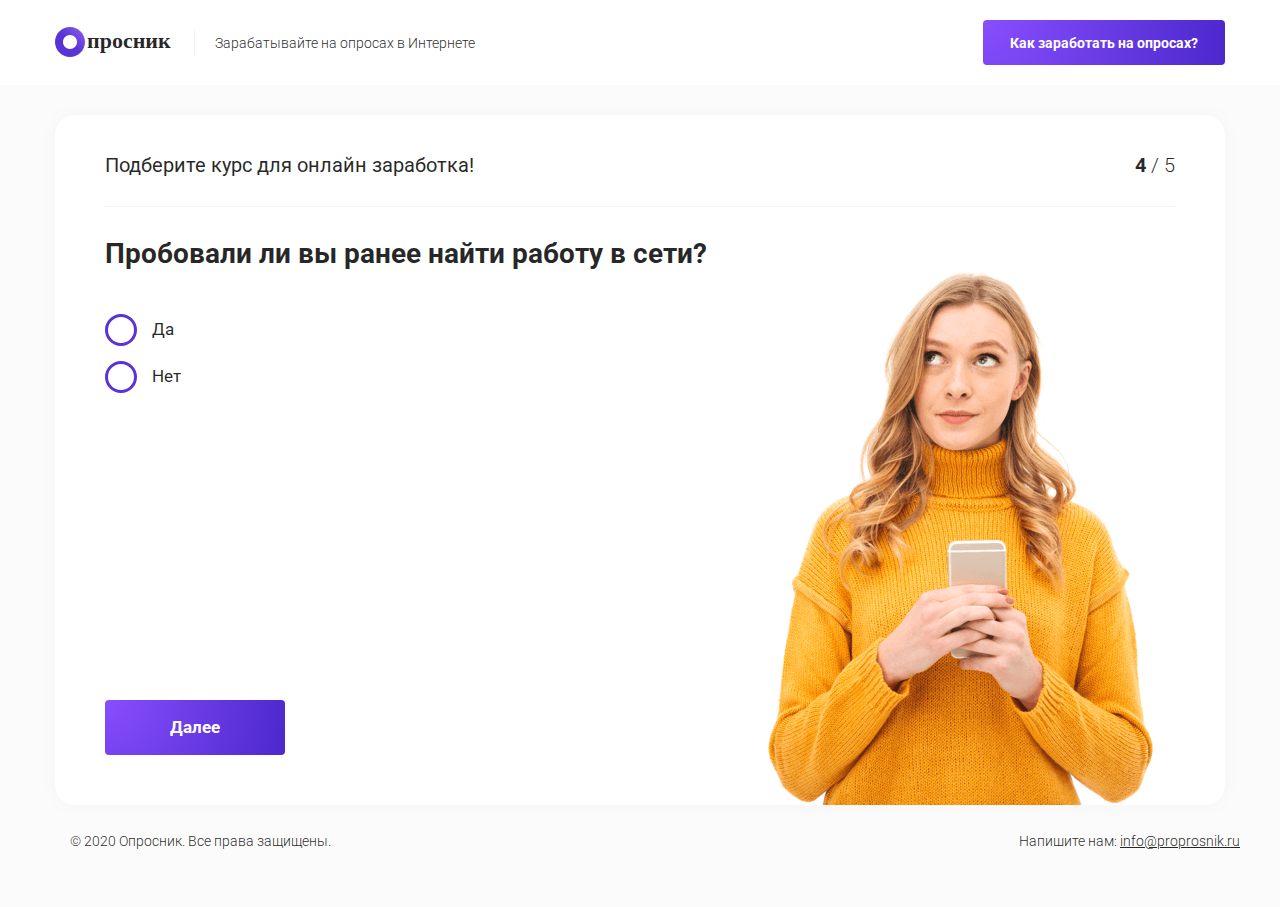
<file: opros/poll4.html>
<!DOCTYPE html>
<html lang="ru">
<head>
	<meta charset="UTF-8">	
	<!--meta name="viewport" content="width=1200px"-->
 <meta http-equiv="X-UA-Compatible" content="IE=edge" />            
 <meta name="viewport" content="width=device-width, maximum-scale=1">
 <title>Голосование 4</title>	  
 <link rel="stylesheet" href="css/main.css">
 <!-- HTML5 Shim and Respond.js IE8 support of HTML5 elements and media queries -->
 <!-- WARNING: Respond.js doesn't work if you view the page via file:// -->
<!--[if lt IE 9]>
<script src="https://oss.maxcdn.com/libs/html5shiv/3.7.0/html5shiv.js"></script>
<script src="https://oss.maxcdn.com/libs/respond.js/1.4.2/respond.min.js"></script>
<![endif]-->
</head>
<body>
  <div class="wrapper">

    <div class="top">
      <div class="contain">
        <div class="rw">
          <div class="top-wrap"><a href="/" class="logo"><span class="logo-img-wrap"><img src="img/Logo.svg"></span><span class="logo-span">Зарабатывайте на опросах в Интернете</span></a><a href="#" class="butt1">Как заработать на опросах?</a></div>
        </div>
      </div>
    </div>

    <div class="main-block">
      <div class="contain">
        <div class="rw">
          <div class="poll">
            <div class="poll-top">
              <div class="poll-l">Подберите курс для онлайн заработка!</div>
              <div class="poll-r"><span class="poll-num-bold">4</span> / 5</div>
            </div>
            <div class="poll-bot">
              <div class="poll-title">Пробовали ли вы ранее найти работу в сети?</div>
                <div class="poll-answers">
                  <div class="checks">
                    <label class="check-label">
                      <input class="check-box" type="radio" name="check-4">
                      <span class="checkbox"></span>
                      <span class="check-txt">Да</span>
                    </label>
                    <label class="check-label">
                      <input class="check-box" type="radio" name="check-4">
                      <span class="checkbox"></span>
                      <span class="check-txt">Нет</span>
                    </label>
                  </div>
                </div>
                <div class="poll-butt-wrap"><a href="poll5.html" class="poll-butt">Далее</a></div>
              </div>
            </div>

            <div class="footer">
              <div class="contain">
                <div class="rw">
                  <div class="footer-wrap">
                    <div class="copy">© 2020 Опросник. Все права защищены.</div>
                    <div class="f-mail">Напишите нам: <a href="mailto:info@proprosnik.ru">info@proprosnik.ru</a></div>
                  </div>
                </div>
              </div>
            </div>

          </div>
          <script src="js/jquery-3.4.1.min.js"></script>
          <script src="js/common.js"></script>
        </body>
        </html>
</file>
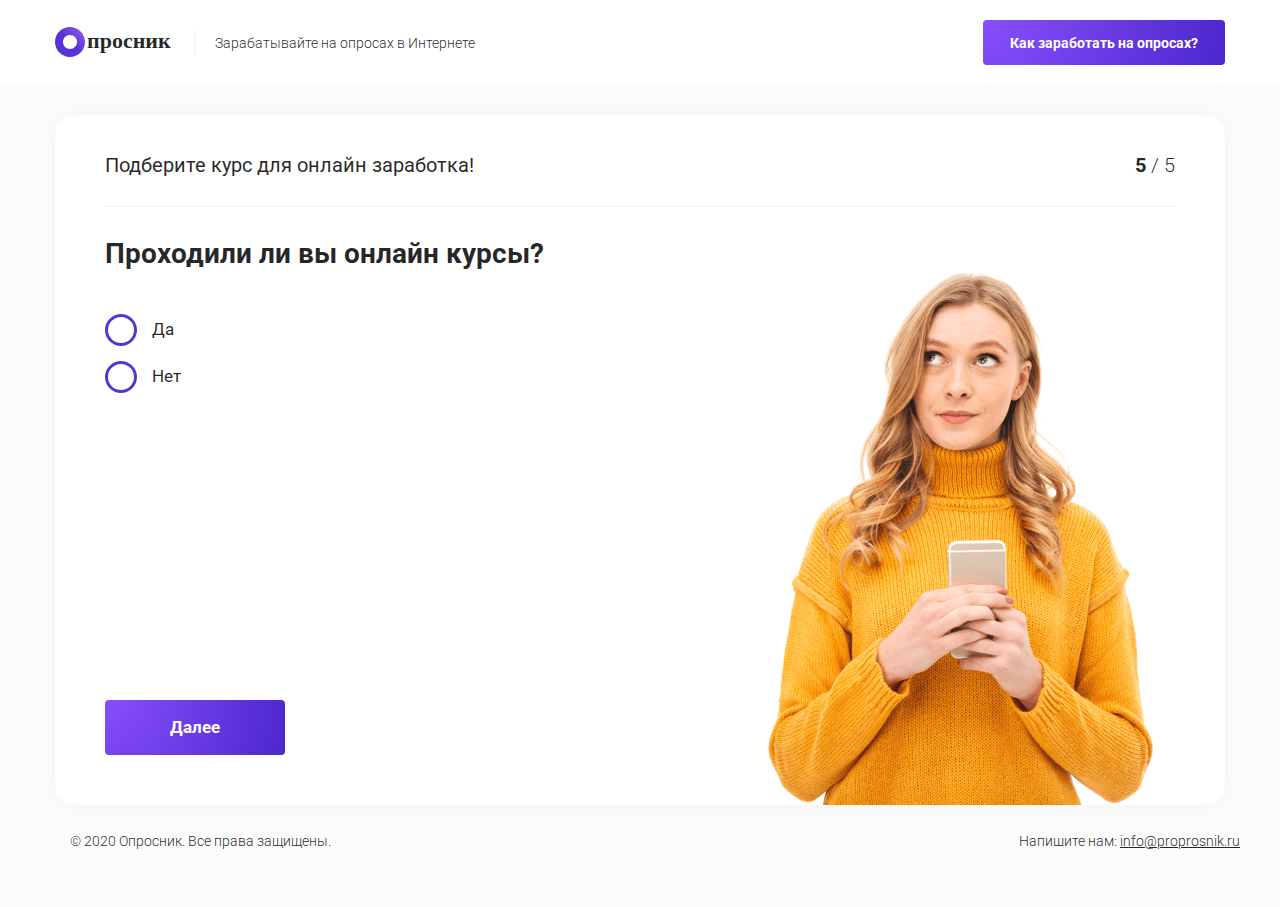
<file: opros/poll5.html>
<!DOCTYPE html>
<html lang="ru">
<head>
	<meta charset="UTF-8">	
	<!--meta name="viewport" content="width=1200px"-->
 <meta http-equiv="X-UA-Compatible" content="IE=edge" />            
 <meta name="viewport" content="width=device-width, maximum-scale=1">
 <title>Голосование 5</title>	  
 <link rel="stylesheet" href="css/main.css">
 <!-- HTML5 Shim and Respond.js IE8 support of HTML5 elements and media queries -->
 <!-- WARNING: Respond.js doesn't work if you view the page via file:// -->
<!--[if lt IE 9]>
<script src="https://oss.maxcdn.com/libs/html5shiv/3.7.0/html5shiv.js"></script>
<script src="https://oss.maxcdn.com/libs/respond.js/1.4.2/respond.min.js"></script>
<![endif]-->
</head>
<body>
  <div class="wrapper">

    <div class="top">
      <div class="contain">
        <div class="rw">
          <div class="top-wrap"><a href="/" class="logo"><span class="logo-img-wrap"><img src="img/Logo.svg"></span><span class="logo-span">Зарабатывайте на опросах в Интернете</span></a><a href="#" class="butt1">Как заработать на опросах?</a></div>
        </div>
      </div>
    </div>

    <div class="main-block">
      <div class="contain">
        <div class="rw">
          <div class="poll">
            <div class="poll-top">
              <div class="poll-l">Подберите курс для онлайн заработка!</div>
              <div class="poll-r"><span class="poll-num-bold">5</span> / 5</div>
            </div>
            <div class="poll-bot">
              <div class="poll-title">Проходили ли вы онлайн курсы?</div>
                <div class="poll-answers">
                  <div class="checks">
                    <label class="check-label">
                      <input class="check-box" type="radio" name="check-5">
                      <span class="checkbox"></span>
                      <span class="check-txt">Да</span>
                    </label>
                    <label class="check-label">
                      <input class="check-box" type="radio" name="check-5">
                      <span class="checkbox"></span>
                      <span class="check-txt">Нет</span>
                    </label>
                  </div>
                </div>
                <div class="poll-butt-wrap"><a href="courses.html" class="poll-butt">Далее</a></div>
              </div>
            </div>

            <div class="footer">
              <div class="contain">
                <div class="rw">
                  <div class="footer-wrap">
                    <div class="copy">© 2020 Опросник. Все права защищены.</div>
                    <div class="f-mail">Напишите нам: <a href="mailto:info@proprosnik.ru">info@proprosnik.ru</a></div>
                  </div>
                </div>
              </div>
            </div>

          </div>
          <script src="js/jquery-3.4.1.min.js"></script>
          <script src="js/common.js"></script>
        </body>
        </html>
</file>
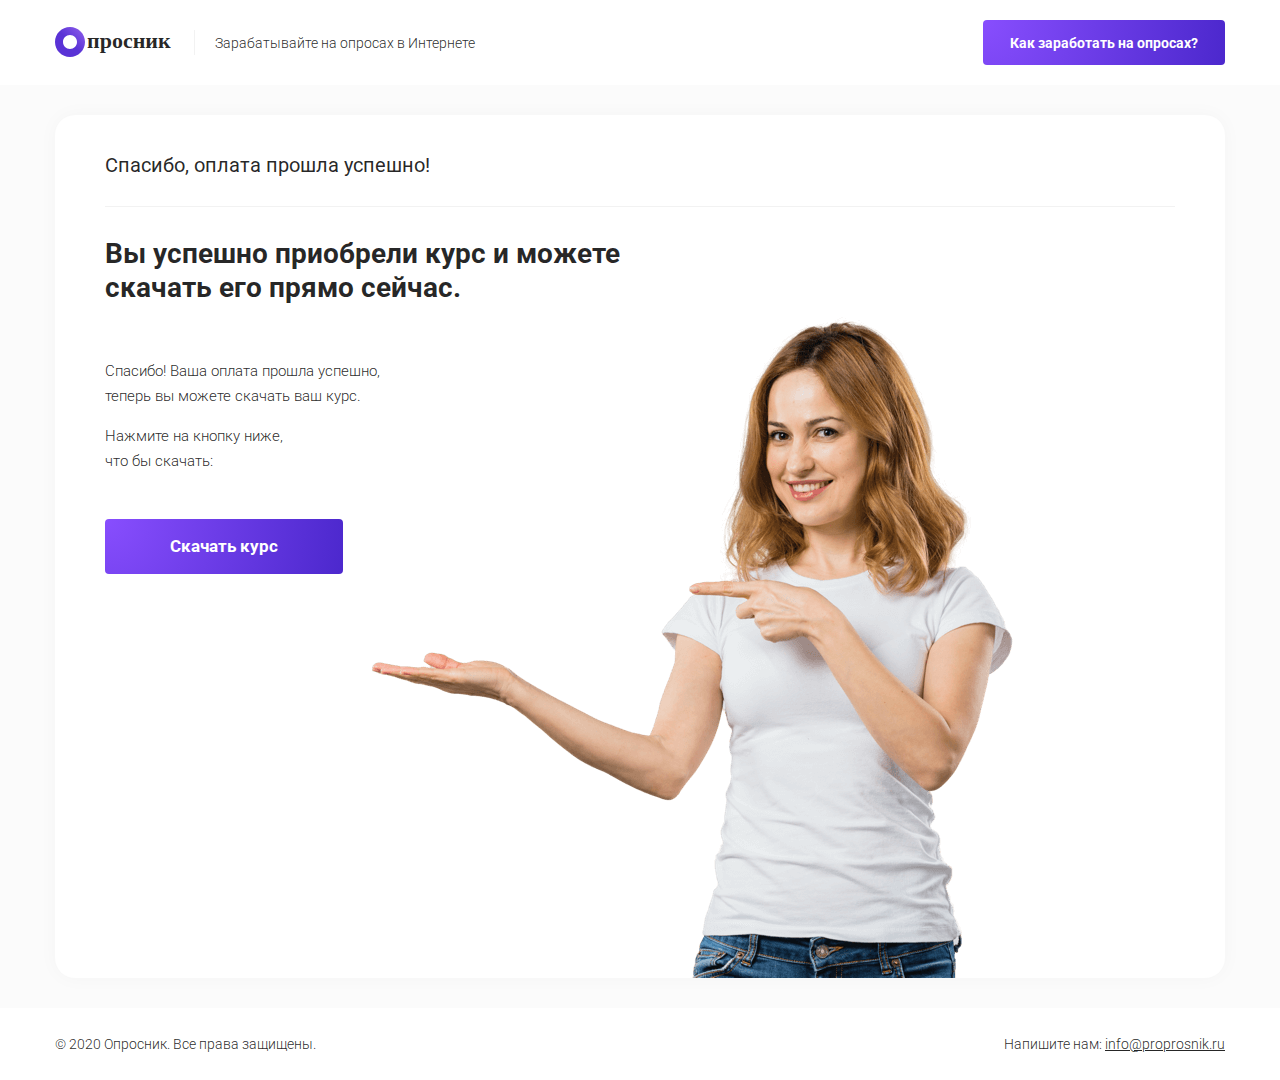
<file: opros/thanks.html>
<!DOCTYPE html>
<html lang="ru">
<head>
	<meta charset="UTF-8">	
	<!--meta name="viewport" content="width=1200px"-->
 <meta http-equiv="X-UA-Compatible" content="IE=edge" />            
 <meta name="viewport" content="width=device-width, maximum-scale=1">
 <title>Спасибо!</title>	  
 <link rel="stylesheet" href="css/main.css">
 <!-- HTML5 Shim and Respond.js IE8 support of HTML5 elements and media queries -->
 <!-- WARNING: Respond.js doesn't work if you view the page via file:// -->
<!--[if lt IE 9]>
<script src="https://oss.maxcdn.com/libs/html5shiv/3.7.0/html5shiv.js"></script>
<script src="https://oss.maxcdn.com/libs/respond.js/1.4.2/respond.min.js"></script>
<![endif]-->
</head>
<body>
  <div class="wrapper">

    <div class="top">
      <div class="contain">
        <div class="rw">
          <div class="top-wrap"><a href="/" class="logo"><span class="logo-img-wrap"><img src="img/Logo.svg"></span><span class="logo-span">Зарабатывайте на опросах в Интернете</span></a><a href="#" class="butt1">Как заработать на опросах?</a></div>
        </div>
      </div>
    </div>

    <div class="main-block">
      <div class="contain">
        <div class="rw">
          <div class="thanks">
            <div class="center-top">
              <div class="poll-l">Спасибо, оплата прошла успешно!</div>
            </div>
            <div class="center-bot">
              <div class="poll-title">Вы успешно приобрели курс и можете
                <br> скачать его прямо сейчас.</div>
                <div class="thanks-txt">
                  <p class="thanks-p">Спасибо! Ваша оплата прошла успешно,
                    <br> теперь вы можете скачать ваш курс.</p>
                    <p class="thanks-p">Нажмите на кнопку ниже,
                      <br> что бы скачать:</p>
                    </div>
                    <div class="thanks-butt-wrap"><a href="#" class="poll-butt btn_js" download>Скачать курс</a></div>
                  </div>
                </div>
              </div>
            </div>
          </div>

          <div class="footer">
            <div class="contain">
              <div class="rw">
                <div class="footer-wrap">
                  <div class="copy">© 2020 Опросник. Все права защищены.</div>
                  <div class="f-mail">Напишите нам: <a href="mailto:info@proprosnik.ru">info@proprosnik.ru</a></div>
                </div>
              </div>
            </div>
          </div>

        </div>
        <script src="js/jquery-3.4.1.min.js"></script>
        <script src="js/common.js"></script>
        <script>
        	const btn = document.querySelector('.btn_js');
        	let pdf = sessionStorage.getItem('pdf');
        	switch (pdf) {
        		case 'copy':
        			btn.href = 'pdf/copywriting.pdf'
        			break;
        		case 'copy_translate':
        			btn.href = 'pdf/translate.pdf'
        			break;
        		case 'photo':
        			btn.href = 'pdf/photo.pdf'
        			break;
        		case 'html':
        			btn.href = 'pdf/html.pdf'
        			break;
        		case 'js':
        			btn.href = 'pdf/js.pdf'
        			break;
        		default:
        			alert('Что-то пошло не так, попробуйте еще раз');
        	}

        </script>
      </body>
      </html>
</file>
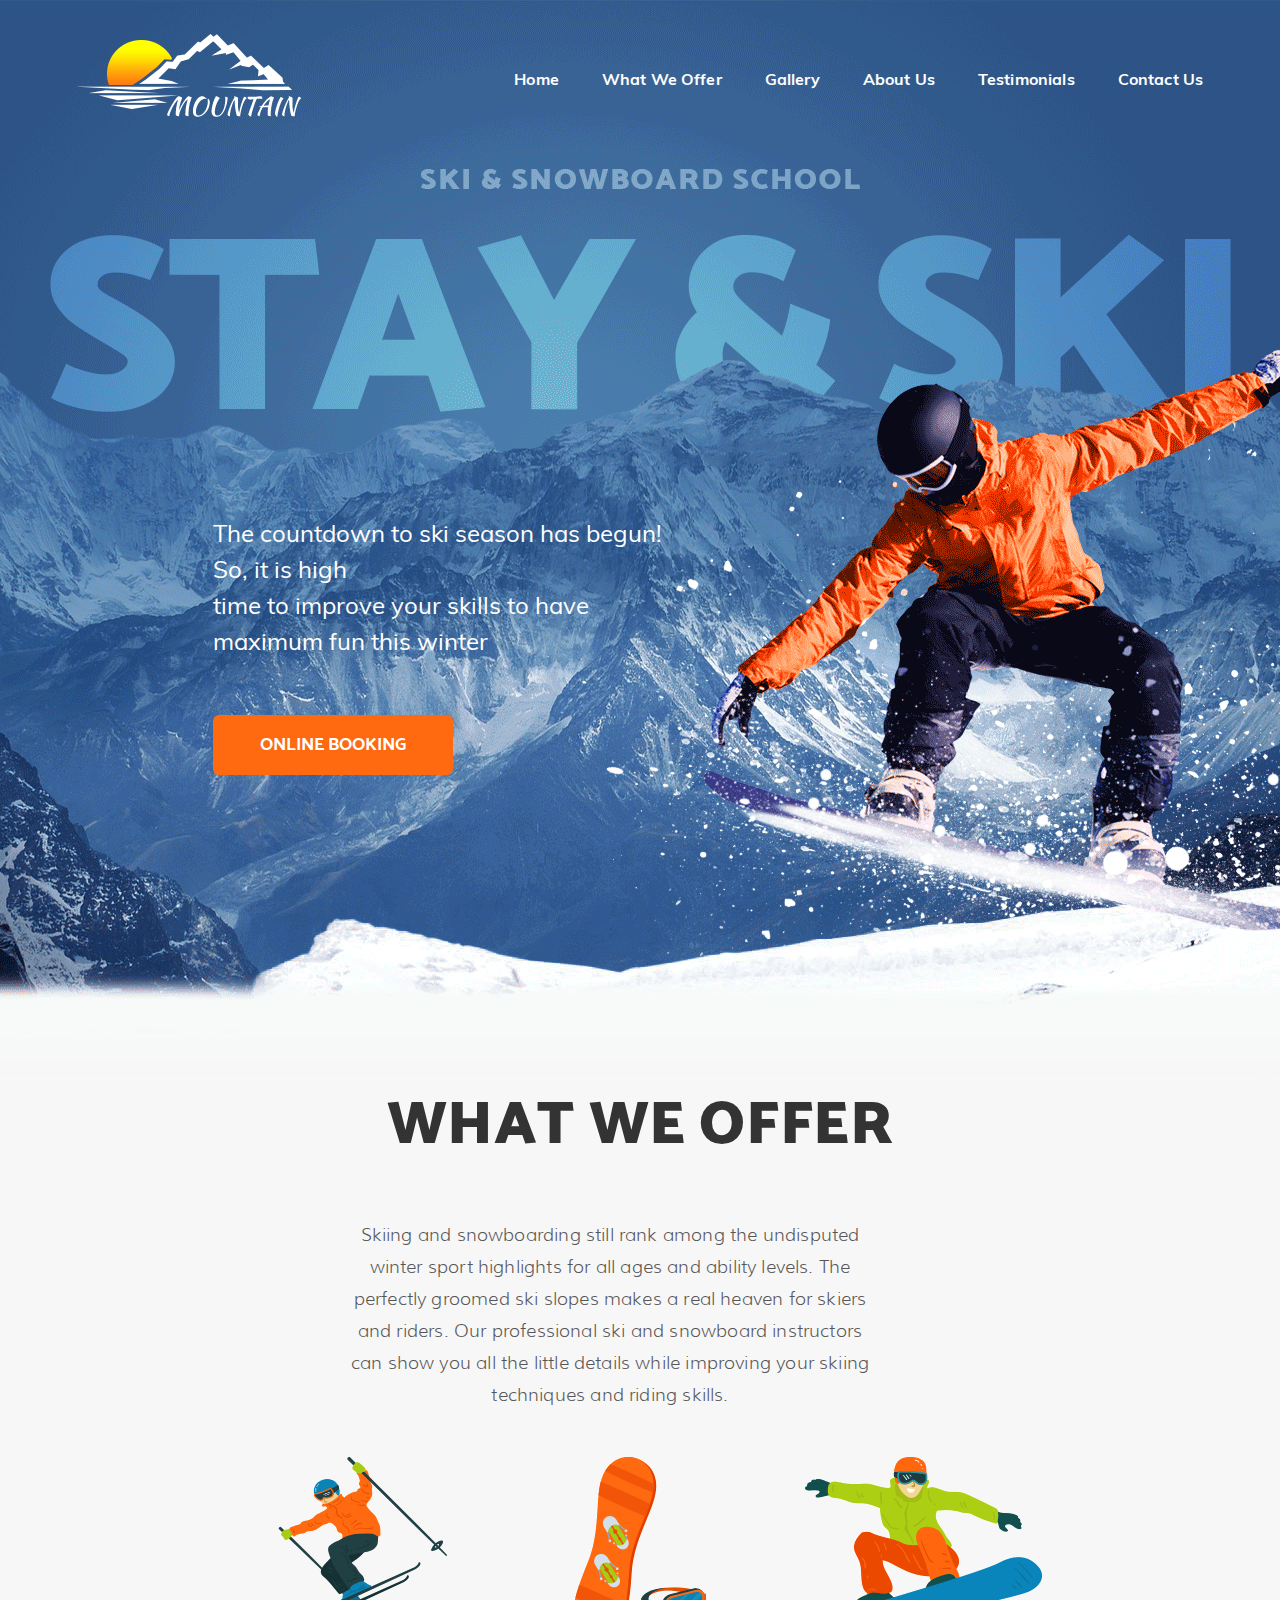
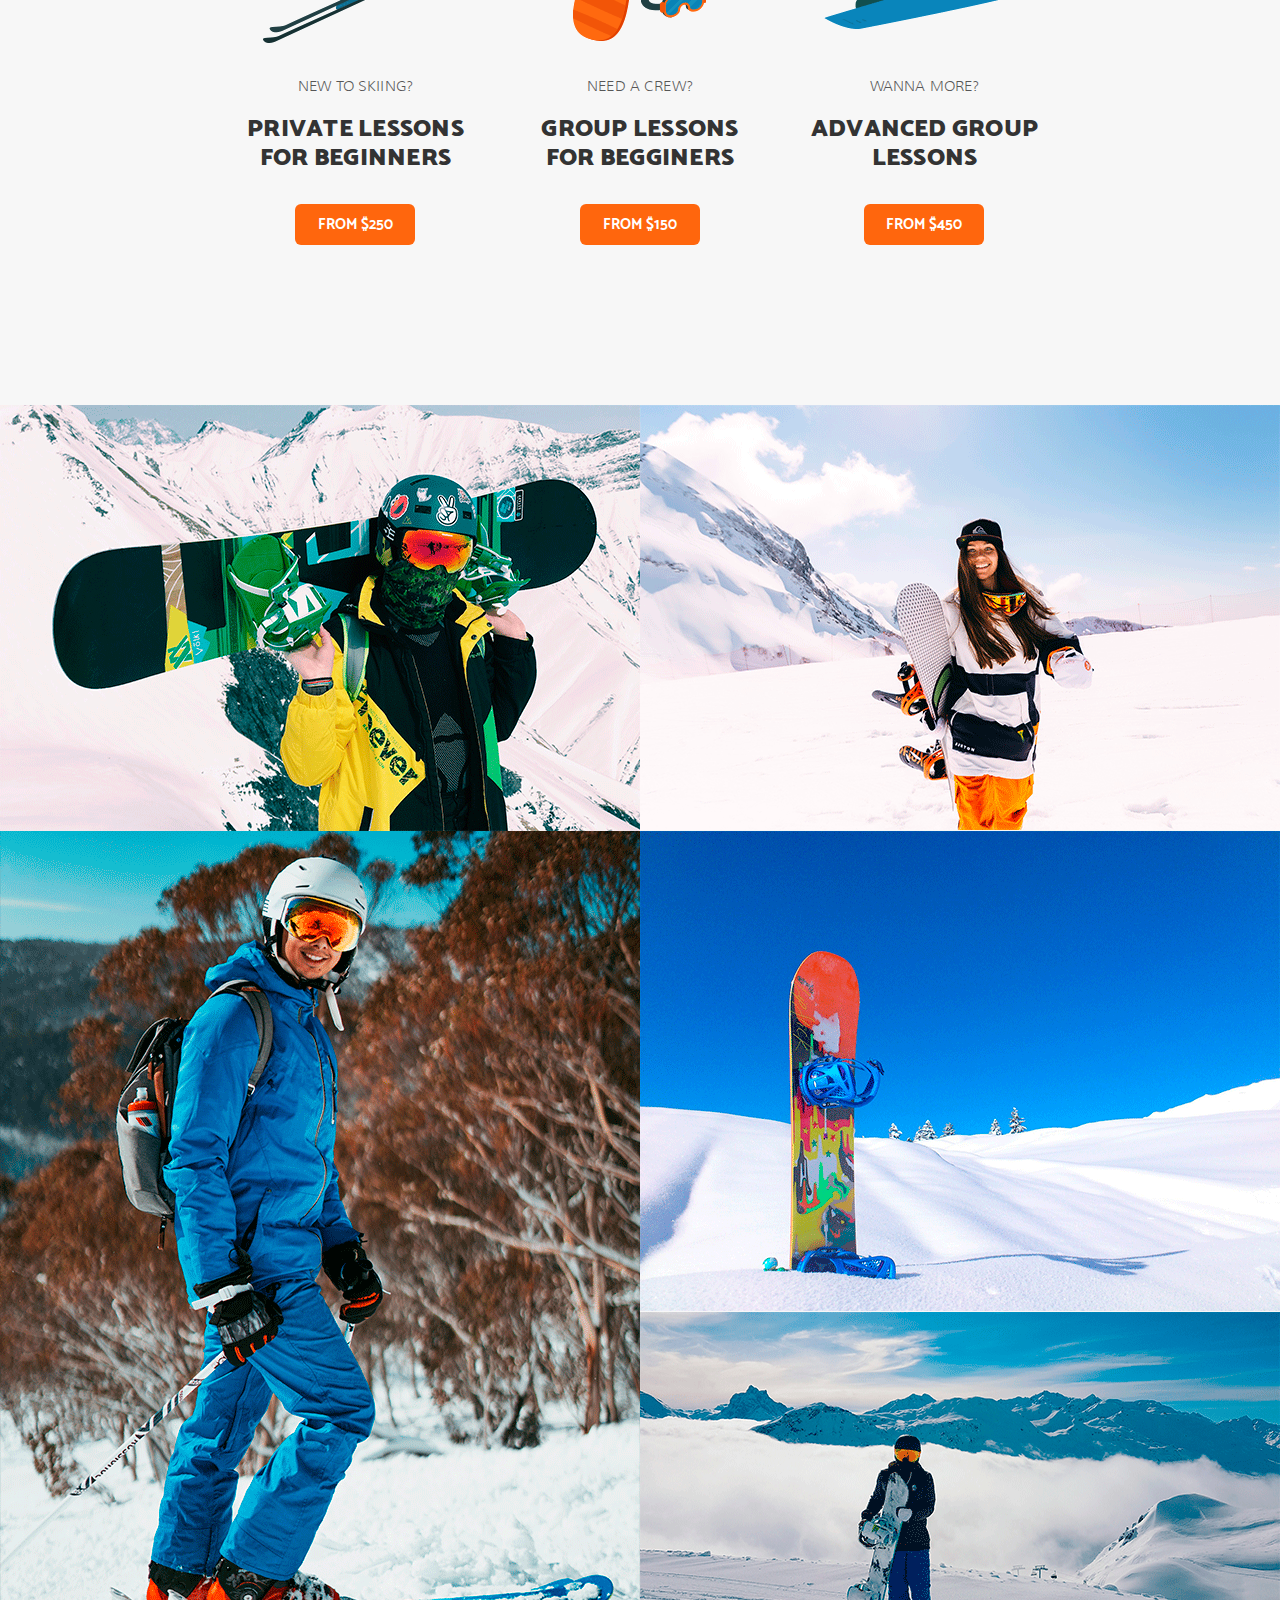
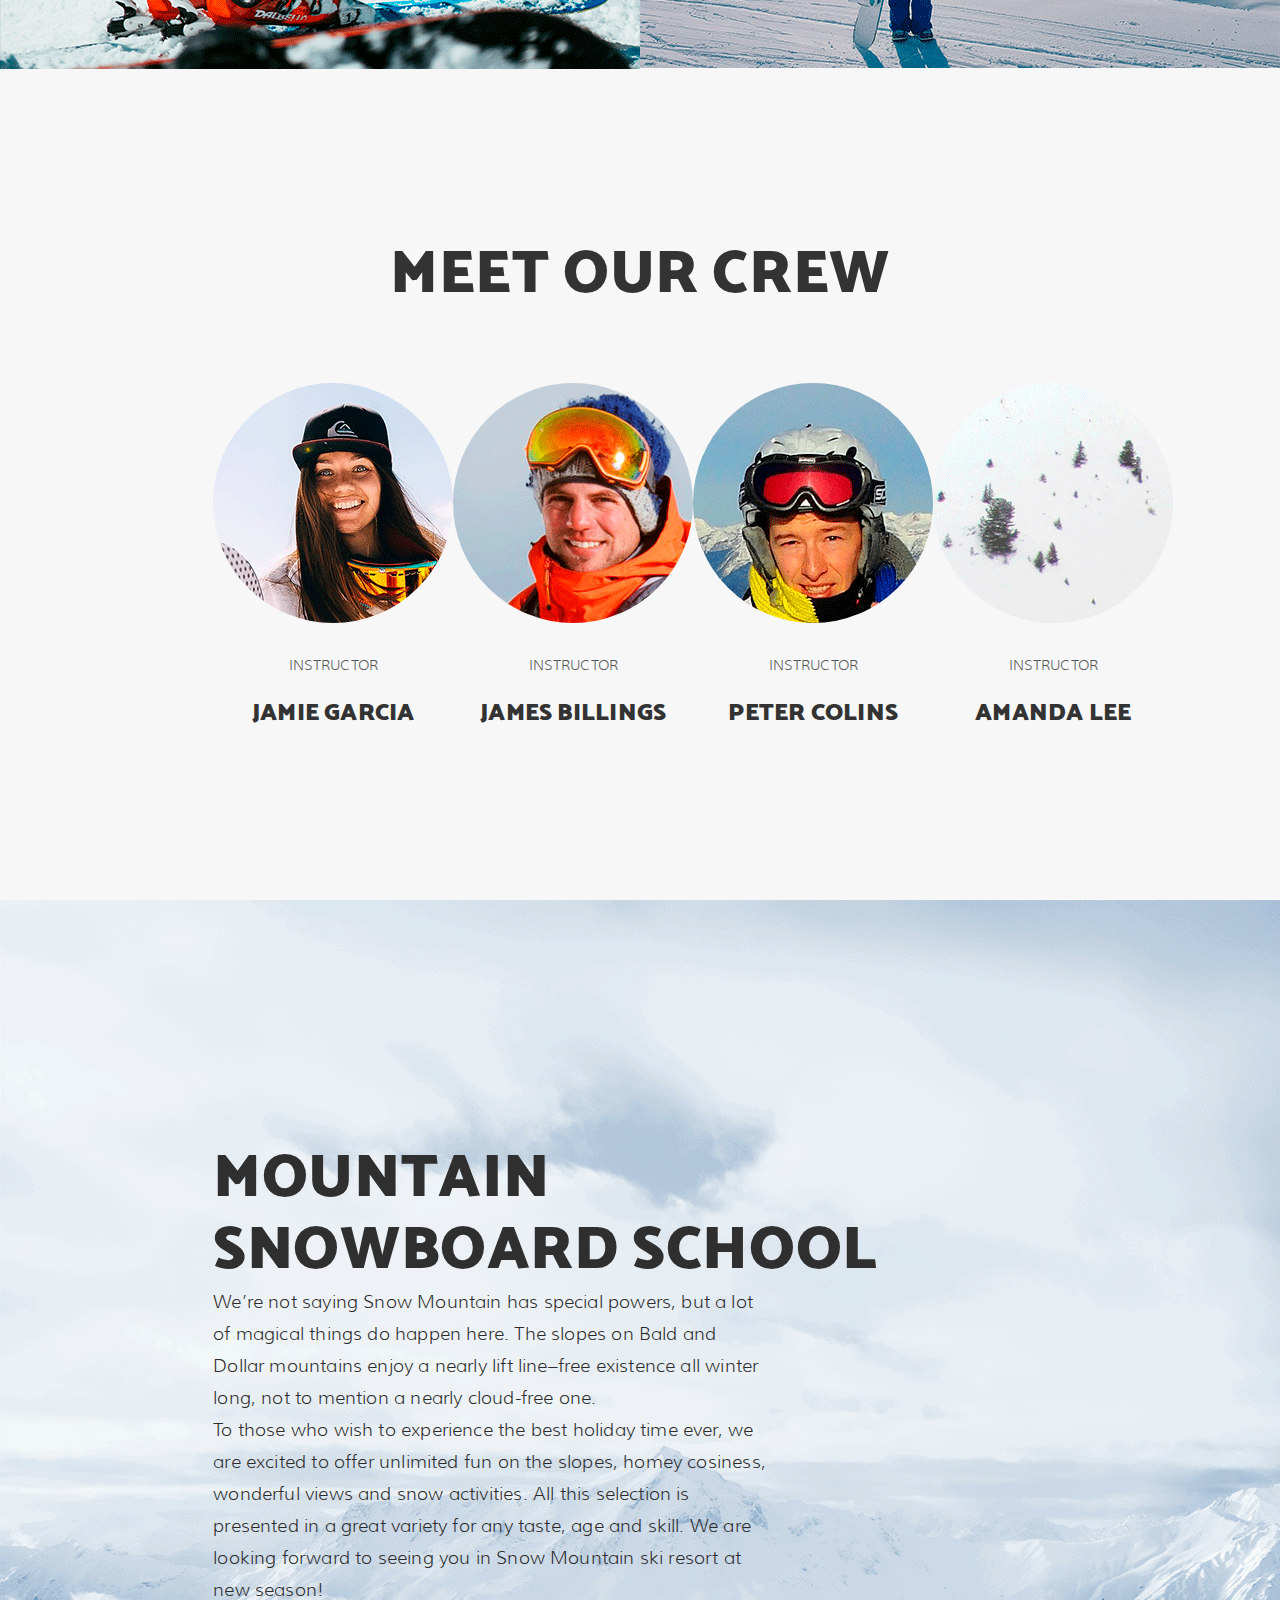
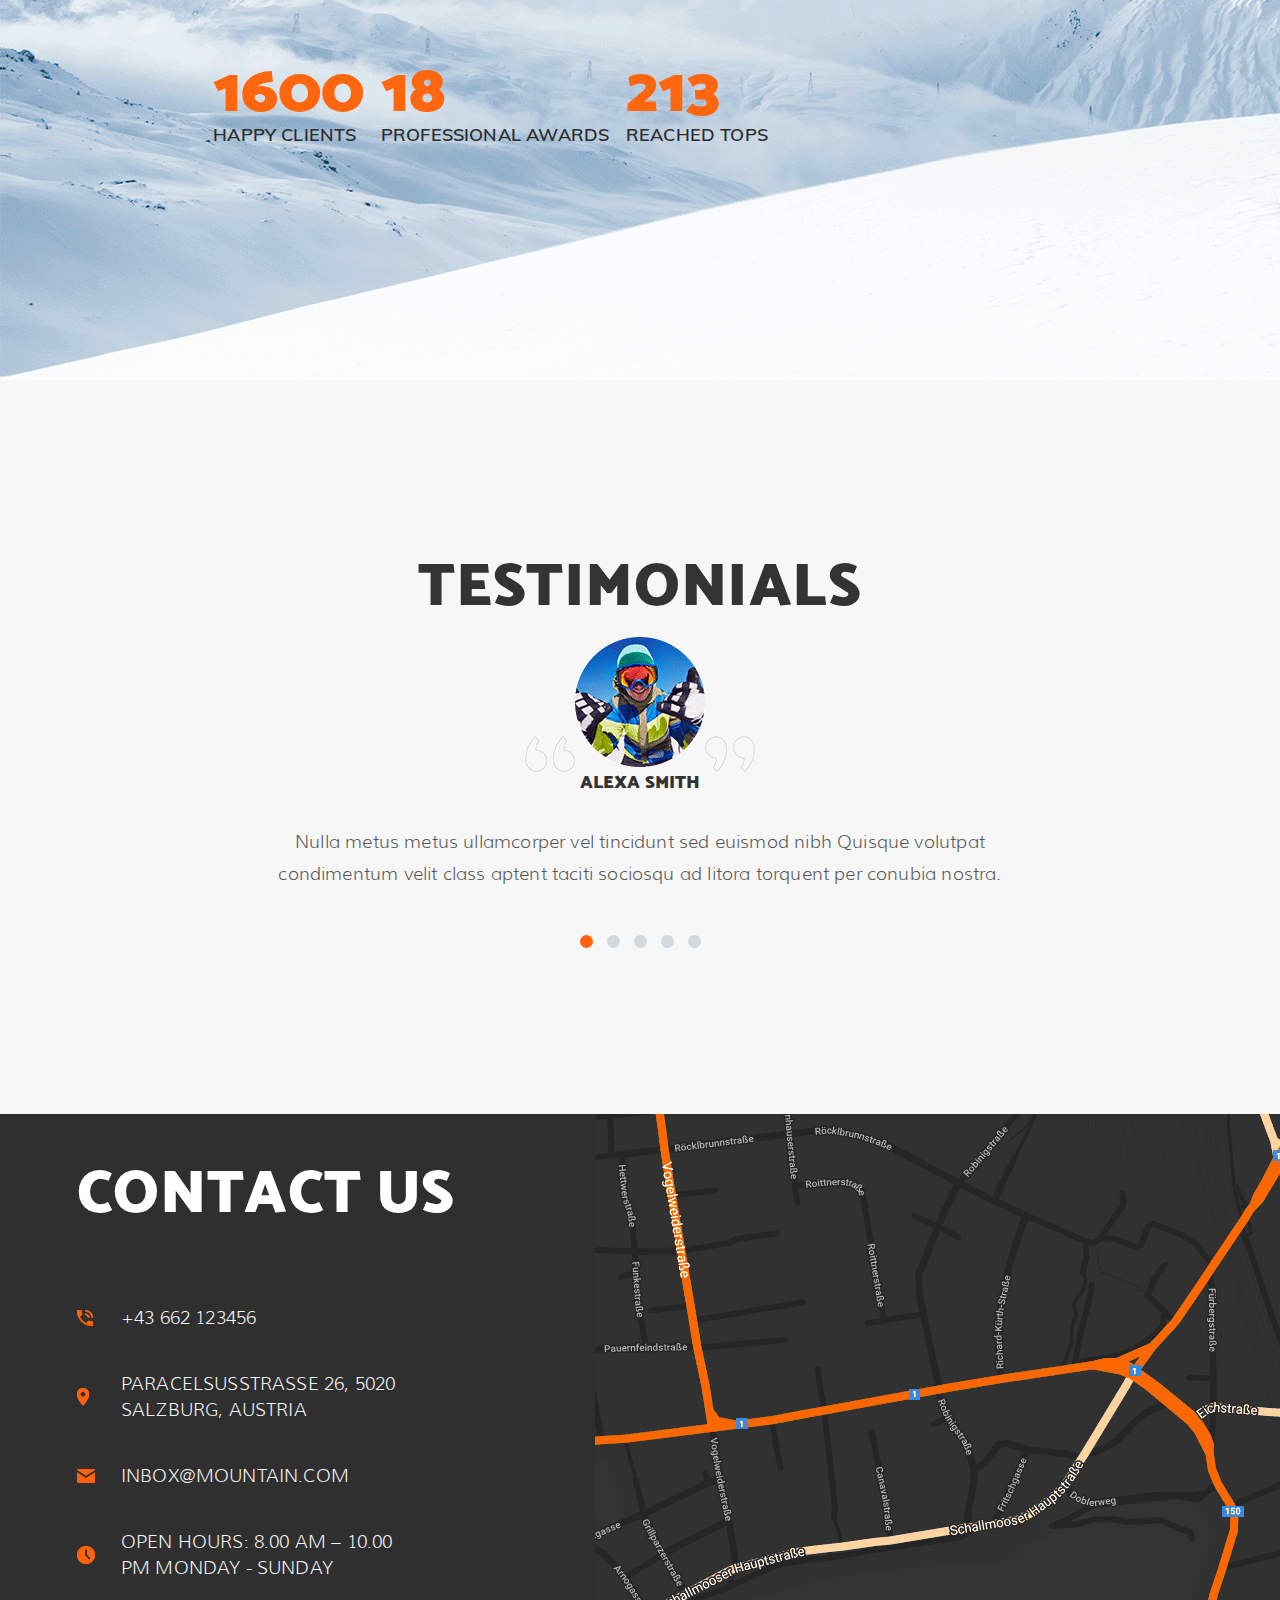
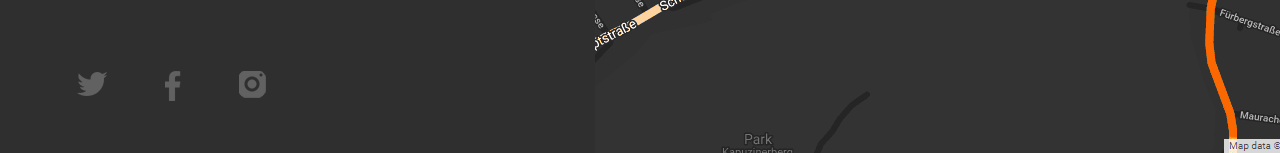
<file: Ski/Ski.html>
<!DOCTYPE html>
<html lang="En">
<head>
	<title>Ski & Snowboarding School</title>
	<meta charset="utf-8">
	<link rel="stylesheet" type="text/css" href="style.css">
	<script src="http://code.jquery.com/jquery-1.9.1.js"></script>
	<script src="js/script.js"></script>
</head>
<body>
	<header class="header" id="home">
		<div class="header__top">
			<img src="images/logo.png" class="logo header_logo">
			<nav class="menu header_menu">
				<ul class="menu__list">
					<li class="menu__item"><a href="#home" onclick="slowScroll('#home')">Home</a></li>
					<li class="menu__item"><a href="#offer-area" onclick="slowScroll('#offer-area')">What We Offer</a></li>
					<li class="menu__item"><a href="#gallery" onclick="slowScroll('#gallery')">Gallery</a></li>
					<li class="menu__item"><a href="#about" onclick="slowScroll('#about')">About Us</a></li>
					<li class="menu__item"><a href="#slider" onclick="slowScroll('#slider')">Testimonials</a></li>
					<li class="menu__item"><a href="#contacts" onclick="slowScroll('#contacts')">Contact Us</a></li>
				</ul>
			</nav>
		</div>
		<div class="header__center">
			<p class="caption header_caption">The countdown to ski season has begun! So, it is high<br>
	time to improve your skills to have maximum fun this winter</p>
			<button class="button header_button">ONLINE BOOKING</button>
		</div>
	</header> 
	<div class="offer-area" id="offer-area">
		<h1 class="title offer-area_title">WHAT WE OFFER</h1>
		<p class="caption offer-area_caption">Skiing and snowboarding still rank among the undisputed winter sport highlights for all ages and ability levels. The perfectly groomed ski slopes makes a real heaven for skiers and riders. Our professional ski and snowboard instructors can show you all the little details while improving your skiing techniques and riding skills.</p>
		<div class="offers">
			<div class="offer-card offer-card_medium">
				<div class="offer-card__img"><img src="images/offer-card_img1.png"></div>
				<p class="offer-card__question">New to skiing?</p>
				<p class="offer-card__description">Private lessons for beginners</p>
				<button class="button offer-card_button">From $250</button>
			</div>
			<div class="offer-card offer-card_medium">
				<div class="offer-card__img"><img src="images/offer-card_img2.png"></div>
				<p class="offer-card__question">Need a crew?</p>
				<p class="offer-card__description">Group lessons for begginers</p>
				<button class="button offer-card_button">From $150</button>
			</div>
			<div class="offer-card offer-card_medium">
				<div class="offer-card__img"><img src="images/offer-card_img3.png"></div>
				<p class="offer-card__question">Wanna more?</p>
				<p class="offer-card__description">Advanced group lessons</p>
				<button class="button offer-card_button">From $450</button>
			</div>
		</div>
	</div>
	<div class="gallery" id="gallery">
		<img src="images/gallery-pic-1.png" class="pic1">
		<img src="images/gallery-pic-2.png" class="pic2">
		<img src="images/gallery-pic-3.png" class="pic3">
		<img src="images/gallery-pic-4.png" class="pic4">
		<img src="images/gallery-pic-5.png" class="pic5">
		<img src="images/gallery-pic-6.png" class="pic6">
		<img src="images/gallery-pic-7.png" class="pic7">
	</div>
	<div class="crew">
		<h1 class="title crew_title">Meet our crew</h1>
		<div class="persons">
			<div class="person">
				<div class="person__img"> <img src="images/crew-img1.png"></div>
				<p class="person__status">Instructor</p>
				<p class="person__name">Jamie Garcia</p>
			</div>
			<div class="person">
				<div class="person__img"><img src="images/crew-img2.png"></div>
				<p class="person__status">Instructor</p>
				<p class="person__name">James Billings</p>
			</div>
			<div class="person">
				<div class="person__img"><img src="images/crew-img3.png"></div>
				<p class="person__status">Instructor</p>
				<p class="person__name">Peter Colins</p>
			</div>
			<div class="person">
				<div class="person__img"><img src="images/crew-img4.png"></div>
				<p class="person__status">Instructor</p>
				<p class="person__name">Amanda Lee</p>
			</div>
		</div>
	</div>
	<div class="about" id="about">
		<h1 class="title about_title">MOUNTAIN<br>SNOWBOARD SCHOOL</h1>
		<p class="about__description">We’re not saying Snow Mountain has special powers, but a lot of magical things do happen here. The slopes on Bald and Dollar mountains enjoy a nearly lift line–free existence all winter long, not to mention a nearly cloud-free one.<br>
To those who wish to experience the best holiday time ever, we are excited to offer unlimited fun on the slopes, homey cosiness, wonderful views and snow activities. All this selection is presented in a great variety for any taste, age and skill. We are looking forward to seeing you in Snow Mountain ski resort at new season!</p>
		<div class="advantages">
			<div class="advantages__item">
				<p class="advantages__value">1600</p>
				<p class="advantages__description">HAPPY CLIENTS</p>
			</div>
			<div class="advantages__item">
				<p class="advantages__value">18</p>
				<p class="advantages__description">PROFESSIONAL AWARDS</p>
			</div>
			<div class="advantages__item">
				<p class="advantages__value">213</p>
				<p class="advantages__description">REACHED TOPS</p>
			</div>
		</div>
	</div>
	<div class="slider" id="slider">
		<h1 class="title slider_title">TESTIMONIALS</h1>
		<div class="slider__img"><img src="images/slider-img.png"></div>
		<div class="slides">
			<div class="slide">
				<p class="slider__name">Alexa Smith</p>
				<p class="slider__caption">Nulla metus metus ullamcorper vel tincidunt sed euismod nibh Quisque volutpat condimentum velit class aptent taciti sociosqu ad litora torquent per conubia nostra.</p>
			</div>
			<div class="slide">
				<p class="slider__name">SAM SMITH</p>
				<p class="slider__caption">Nulla metus metus ullamcorper vel tincidunt sed euismod nibh Quisque volutpat condimentum velit class aptent taciti sociosqu ad litora torquent per conubia nostra.</p>
			</div>
			<div class="slide">
				<p class="slider__name">ALEX MARTIN</p>
				<p class="slider__caption">Nulla metus metus ullamcorper vel tincidunt sed euismod nibh Quisque volutpat condimentum velit class aptent taciti sociosqu ad litora torquent per conubia nostra.</p>
			</div>
			<div class="slide">
				<p class="slider__name">ALEX SMITH</p>
				<p class="slider__caption">Nulla metus metus ullamcorper vel tincidunt sed euismod nibh Quisque volutpat condimentum velit class aptent taciti sociosqu ad litora torquent per conubia nostra.</p>
			</div>
			<div class="slide">
				<p class="slider__name">SAM SMITH</p>
				<p class="slider__caption">Nulla metus metus ullamcorper vel tincidunt sed euismod nibh Quisque volutpat condimentum velit class aptent taciti sociosqu ad litora torquent per conubia nostra.</p>
			</div>
		</div>
		<div class="navigation">
		</div>
	</div>
	<footer class="footer">
		<div class="contacts" id="contacts">
			<h1 class="title contacts_title">Contact us</h1>
			<div class="contacts__phone">+43 662 123456</div>
			<div class="contacts__adress">Paracelsusstraße 26, 5020<br>Salzburg, Austria</div>
			<div class="contacts__mail">INBOX@MOUNTain.COM</div>
			<div class="contacts__hours">OPEN HOURS: 8.00 AM – 10.00<br>PM MONDAY - SUNDAY</div>
			<div class="social">
				<a href="https://www.twitter.com" target="_blank" class="social__twitter"><img src="images/social__twitter.png"></a>
				<a href="https://www.facebook.com" target="_blank" class="social__facebook"><img src="images/social__facebook.png"></a>
				<a href="https://www.instagram.com" target="_blank" class="social__instagram"><img src="images/social__instagram.png"></a>
			</div>
		</div>
	</footer>
</body>
</html>
</file>
<file: opros/css/main.css>
@import url("https://fonts.googleapis.com/css?family=Roboto:300,400,500,700&display=swap&subset=cyrillic");
p:last-child,
li:last-child {
  margin-bottom: 0 !important; }

html {
  padding: 0;
  margin: 0;
  font-family: sans-serif;
  -ms-text-size-adjust: 100%;
  -webkit-text-size-adjust: 100%; }

body {
  padding: 0;
  margin: 0;
  line-height: 1; }

h1, h2, h3, h4, h5, h6 {
  margin-top: 0;
  font-weight: normal; }

p {
  margin-top: 0;
  font-weight: normal;
  margin-top: 0; }

* {
  -webkit-box-sizing: border-box;
  box-sizing: border-box; }

a {
  text-decoration: none; }

form {
  padding: 0;
  margin: 0; }

input[type="text"] {
  outline: none;
  border: none;
  padding: 0;
  margin: 0;
  background: transparent; }

input[type="submit"] {
  outline: none;
  border: none;
  padding: 0;
  margin: 0;
  cursor: pointer; }

ul {
  padding: 0;
  margin: 0;
  list-style: none; }

li {
  padding: 0;
  margin: 0; }

article, aside, details, figcaption, figure, footer, header, hgroup, main, menu, nav, section, summary {
  display: block; }

audio, canvas, progress, video {
  display: inline-block;
  vertical-align: baseline; }

audio:not([controls]) {
  display: none;
  height: 0; }

[hidden], template {
  display: none; }

a {
  background-color: transparent; }
  a:active, a:hover {
    outline: 0; }

abbr[title] {
  border-bottom: 1px dotted; }

b, strong {
  font-weight: bold; }

dfn {
  font-style: italic; }

mark {
  background: #ff0;
  color: #000; }

small {
  font-size: 80%; }

sub {
  font-size: 75%;
  line-height: 0;
  position: relative;
  vertical-align: baseline; }

sup {
  font-size: 75%;
  line-height: 0;
  position: relative;
  vertical-align: baseline;
  top: -0.5em; }

sub {
  bottom: -0.25em; }

img {
  border: 0; }

svg:not(:root) {
  overflow: hidden; }

figure {
  margin: 1em 40px; }

hr {
  -webkit-box-sizing: content-box;
  box-sizing: content-box;
  height: 0; }

pre {
  overflow: auto; }

code, kbd, pre, samp {
  font-family: monospace,	monospace;
  font-size: 1em; }

button, input, optgroup, select, textarea {
  color: inherit;
  font: inherit;
  margin: 0; }

button {
  overflow: visible;
  text-transform: none; }

select {
  text-transform: none; }

button, html input[type="button"] {
  -webkit-appearance: button;
  cursor: pointer; }

input[type="reset"], input[type="submit"] {
  -webkit-appearance: button;
  cursor: pointer; }

button[disabled], html input[disabled] {
  cursor: default; }

button::-moz-focus-inner {
  border: 0;
  padding: 0; }

input {
  line-height: normal; }
  input::-moz-focus-inner {
    border: 0;
    padding: 0; }
  input[type="checkbox"], input[type="radio"] {
    -webkit-box-sizing: border-box;
    box-sizing: border-box;
    padding: 0; }
  input[type="number"]::-webkit-inner-spin-button, input[type="number"]::-webkit-outer-spin-button {
    height: auto; }
  input[type="search"] {
    -webkit-appearance: textfield;
    -webkit-box-sizing: content-box;
    box-sizing: content-box; }
    input[type="search"]::-webkit-search-cancel-button, input[type="search"]::-webkit-search-decoration {
      -webkit-appearance: none; }

fieldset {
  border: 1px solid #c0c0c0;
  margin: 0 2px;
  padding: 0.35em 0.625em 0.75em; }

legend {
  border: 0;
  padding: 0; }

textarea {
  overflow: auto; }

optgroup {
  font-weight: bold; }

table {
  border-collapse: collapse;
  border-spacing: 0; }

td, th {
  padding: 0; }

* {
  -webkit-box-sizing: border-box;
  box-sizing: border-box; }
  *:before, *:after {
    -webkit-box-sizing: border-box;
    box-sizing: border-box; }

html {
  font-size: 10px;
  -webkit-tap-highlight-color: transparent; }

body {
  font-size: 14px;
  color: #333;
  background-color: #fff; }

input, button, select, textarea {
  font-family: inherit;
  font-size: inherit;
  line-height: inherit; }

a {
  color: #337ab7;
  text-decoration: none; }

figure {
  margin: 0; }

img {
  vertical-align: middle; }

.group:after, .contain:after {
  visibility: hidden;
  display: block;
  font-size: 0;
  content: " ";
  clear: both;
  height: 0; }

body {
  font-family: Roboto; }

.contain {
  padding-right: 15px;
  padding-left: 15px;
  margin-right: auto;
  margin-left: auto;
  width: 1200px; }

.main-right > img {
  -o-object-fit: cover;
     object-fit: cover;
  width: 100%;
  height: 100%;
  max-width: 100%; }

.top {
  padding-top: 20px;
  padding-bottom: 20px; }

.top-wrap {
  display: -webkit-box;
  display: -webkit-flex;
  display: -ms-flexbox;
  display: flex;
  width: 100%;
  -webkit-box-pack: justify;
  -webkit-justify-content: space-between;
      -ms-flex-pack: justify;
          justify-content: space-between; }

.logo {
  display: -webkit-box;
  display: -webkit-flex;
  display: -ms-flexbox;
  display: flex;
  -webkit-box-align: center;
  -webkit-align-items: center;
      -ms-flex-align: center;
          align-items: center; }

.logo-img-wrap {
  width: 119px;
  height: 32px;
  display: block; }

.logo-span {
  font-weight: 300;
  font-size: 14px;
  color: rgba(0, 0, 0, 0.85);
  padding-left: 20px;
  display: -webkit-box;
  display: -webkit-flex;
  display: -ms-flexbox;
  display: flex;
  -webkit-box-align: center;
  -webkit-align-items: center;
      -ms-flex-align: center;
          align-items: center; }
  .logo-span:before {
    width: 1px;
    height: 25px;
    background-color: rgba(0, 0, 0, 0.05);
    display: block;
    content: "";
    margin-right: 20px; }

.butt1 {
  display: -webkit-inline-box;
  display: -webkit-inline-flex;
  display: -ms-inline-flexbox;
  display: inline-flex;
  background-image: -webkit-radial-gradient(0px 0px, circle, #884efe, #4c28cd);
  background-image: radial-gradient(circle at 0px 0px, #884efe, #4c28cd);
  font-weight: 700;
  font-size: 14px;
  color: white;
  padding-left: 27px;
  padding-right: 27px;
  -webkit-box-align: center;
  -webkit-align-items: center;
      -ms-flex-align: center;
          align-items: center;
  -webkit-box-pack: center;
  -webkit-justify-content: center;
      -ms-flex-pack: center;
          justify-content: center;
  height: 45px;
  -webkit-border-radius: 4px;
          border-radius: 4px; }

.main-block {
  background-color: #fbfbfb;
  padding-top: 30px;
  padding-bottom: 30px;
  width: 100%;
  overflow: hidden; }

.main-wrap {
  display: -webkit-box;
  display: -webkit-flex;
  display: -ms-flexbox;
  display: flex;
  -webkit-box-pack: justify;
  -webkit-justify-content: space-between;
      -ms-flex-pack: justify;
          justify-content: space-between;
  width: 100%;
  -webkit-border-radius: 10px;
          border-radius: 10px;
  overflow: hidden; }

.main-left {
  width: 580px;
  background-image: -webkit-radial-gradient(0px 0px, circle, #884efe, #4c28cd);
  background-image: radial-gradient(circle at 0px 0px, #884efe, #4c28cd);
  padding: 125px 50px; }

.main-txts {
  margin-bottom: 56px;
  line-height: 1.1; }

.main-txt-1 {
  font-weight: 300;
  font-size: 52px;
  color: white;
  letter-spacing: -0.75px;
  padding-bottom: 0px; }

.main-txt-2 {
  font-size: 52px;
  color: #ffffff;
  letter-spacing: -0.75px;
  font-weight: 700; }

.main-butt {
  height: 85px;
  -webkit-border-radius: 7px;
          border-radius: 7px;
  background-color: white;
  font-weight: 700;
  font-size: 25px;
  color: #5733d9;
  letter-spacing: -0.5px;
  text-transform: uppercase;
  display: -webkit-inline-box;
  display: -webkit-inline-flex;
  display: -ms-inline-flexbox;
  display: inline-flex;
  -webkit-box-align: center;
  -webkit-align-items: center;
      -ms-flex-align: center;
          align-items: center;
  -webkit-box-pack: center;
  -webkit-justify-content: center;
      -ms-flex-pack: center;
          justify-content: center;
  padding-left: 86px;
  padding-right: 86px; }

.main-right {
  width: 580px;
  overflow: hidden; }

.footer {
  padding-top: 29px;
  padding-bottom: 29px; }

.footer-wrap {
  display: -webkit-box;
  display: -webkit-flex;
  display: -ms-flexbox;
  display: flex;
  -webkit-box-pack: justify;
  -webkit-justify-content: space-between;
      -ms-flex-pack: justify;
          justify-content: space-between;
  width: 100%;
  font-weight: 300;
  font-size: 14px;
  color: rgba(0, 0, 0, 0.85); }
  .footer-wrap a {
    color: rgba(0, 0, 0, 0.85);
    text-decoration: underline; }

.poll {
  -webkit-box-shadow: rgba(0, 0, 0, 0.03) 0px 0px 20px;
          box-shadow: rgba(0, 0, 0, 0.03) 0px 0px 20px;
  -webkit-border-radius: 20px;
          border-radius: 20px;
  background-color: white;
  padding: 40px 50px 50px;
  top: 0px;
  width: 100%;
  background-image: url("../img/girl-yellow.png");
  background-repeat: no-repeat;
  background-position: right 70px bottom;
  min-height: 690px;
  display: -webkit-box;
  display: -webkit-flex;
  display: -ms-flexbox;
  display: flex;
  -webkit-box-orient: vertical;
  -webkit-box-direction: normal;
  -webkit-flex-direction: column;
      -ms-flex-direction: column;
          flex-direction: column;
  -webkit-box-pack: justify;
  -webkit-justify-content: space-between;
      -ms-flex-pack: justify;
          justify-content: space-between; }

.poll-top {
  padding-bottom: 31px;
  border-bottom: 1px solid rgba(0, 0, 0, 0.05);
  display: -webkit-box;
  display: -webkit-flex;
  display: -ms-flexbox;
  display: flex;
  -webkit-box-pack: justify;
  -webkit-justify-content: space-between;
      -ms-flex-pack: justify;
          justify-content: space-between; }

.poll-l {
  font-weight: 400;
  font-size: 20px;
  color: rgba(0, 0, 0, 0.85); }

.poll-r {
  font-weight: 300;
  font-size: 20px;
  color: rgba(0, 0, 0, 0.85); }

.poll-num-bold {
  font-weight: 700; }

.poll-bot {
  padding-top: 30px;
  display: -webkit-box;
  display: -webkit-flex;
  display: -ms-flexbox;
  display: flex;
  -webkit-box-orient: vertical;
  -webkit-box-direction: normal;
  -webkit-flex-direction: column;
      -ms-flex-direction: column;
          flex-direction: column;
  -webkit-box-pack: start;
  -webkit-justify-content: flex-start;
      -ms-flex-pack: start;
          justify-content: flex-start;
  -webkit-box-flex: 1;
  -webkit-flex-grow: 1;
      -ms-flex-positive: 1;
          flex-grow: 1; }

.poll-title {
  font-weight: 700;
  font-size: 28px;
  color: rgba(0, 0, 0, 0.85);
  line-height: 1.2; }

.poll-answers {
  display: block; }

.checks {
  margin-top: 43px; }

.check-label {
  display: -webkit-box;
  display: -webkit-flex;
  display: -ms-flexbox;
  display: flex;
  -webkit-box-align: center;
  -webkit-align-items: center;
      -ms-flex-align: center;
          align-items: center;
  margin-bottom: 15px;
  cursor: pointer; }

.checkbox {
  width: 32px;
  height: 32px;
  border: 3px solid #5a33d6;
  display: -webkit-box;
  display: -webkit-flex;
  display: -ms-flexbox;
  display: flex;
  -webkit-border-radius: 50%;
          border-radius: 50%;
  overflow: hidden; }

input[type="radio"].check-box {
  display: none; }
  input[type="radio"].check-box:checked + .checkbox {
    border: none;
    background: url("../img/filled.svg"); }

.check-txt {
  font-weight: 400;
  font-size: 17px;
  color: rgba(0, 0, 0, 0.85);
  margin-left: 15px; }

.poll-butt-wrap {
  display: -webkit-box;
  display: -webkit-flex;
  display: -ms-flexbox;
  display: flex;
  margin-top: auto; }

.poll-butt {
  font-weight: 700;
  font-size: 17px;
  color: white;
  display: -webkit-inline-box;
  display: -webkit-inline-flex;
  display: -ms-inline-flexbox;
  display: inline-flex;
  -webkit-box-align: center;
  -webkit-align-items: center;
      -ms-flex-align: center;
          align-items: center;
  -webkit-box-pack: center;
  -webkit-justify-content: center;
      -ms-flex-pack: center;
          justify-content: center;
  background-image: -webkit-radial-gradient(0px 0px, circle, #884efe, #4c28cd);
  background-image: radial-gradient(circle at 0px 0px, #884efe, #4c28cd);
  height: 55px;
  padding-left: 65px;
  padding-right: 65px;
  -webkit-border-radius: 4px;
          border-radius: 4px; }

.center {
  -webkit-box-shadow: rgba(0, 0, 0, 0.03) 0px 0px 20px;
          box-shadow: rgba(0, 0, 0, 0.03) 0px 0px 20px;
  -webkit-border-radius: 20px;
          border-radius: 20px;
  background-color: white;
  padding: 40px 50px;
  top: 0px;
  width: 100%;
  min-height: 690px;
  height: auto;
  overflow: hidden; }

.center-top {
  padding-bottom: 31px;
  border-bottom: 1px solid rgba(0, 0, 0, 0.05);
  display: -webkit-box;
  display: -webkit-flex;
  display: -ms-flexbox;
  display: flex;
  -webkit-box-pack: justify;
  -webkit-justify-content: space-between;
      -ms-flex-pack: justify;
          justify-content: space-between; }

.center-bot {
  padding-top: 30px; }

.courses {
  margin-top: 8px; }

.course-item {
  margin-top: 25px;
  width: 340px;
  height: 302px;
  -webkit-border-radius: 10px;
          border-radius: 10px;
  background-image: -webkit-radial-gradient(0px 0px, circle, #884efe, #4c28cd);
  background-image: radial-gradient(circle at 0px 0px, #884efe, #4c28cd);
  -webkit-box-orient: vertical;
  -webkit-box-direction: normal;
  -webkit-flex-direction: column;
      -ms-flex-direction: column;
          flex-direction: column;
  -webkit-box-pack: justify;
  -webkit-justify-content: space-between;
      -ms-flex-pack: justify;
          justify-content: space-between;
  display: -webkit-box;
  display: -webkit-flex;
  display: -ms-flexbox;
  display: flex;
  float: left;
  margin-right: 25px; }
  .course-item:nth-child(3n) {
    margin-right: 0; }

.course-top {
  display: -webkit-box;
  display: -webkit-flex;
  display: -ms-flexbox;
  display: flex;
  -webkit-box-pack: justify;
  -webkit-justify-content: space-between;
      -ms-flex-pack: justify;
          justify-content: space-between;
  -webkit-flex-wrap: wrap;
      -ms-flex-wrap: wrap;
          flex-wrap: wrap;
  padding: 20px 20px 0 30px; }

.course-l {
  padding-top: 6px; }

.course-txts-1 {
  margin-bottom: 21px; }

.course-txt-1 {
  color: white;
  font-size: 22px;
  font-weight: 700;
  margin-bottom: 5px; }

.course-txt-2 {
  font-weight: 400;
  font-size: 18px;
  color: #ffffff; }

.course-txts-2 {
  width: 100%;
  margin-top: 20px; }

.course-txt-3 {
  font-weight: 400;
  font-size: 15px;
  color: white;
  margin-bottom: 5px; }

.course-txt-4 {
  font-size: 18px;
  font-weight: 700;
  color: #ffffff; }

.course-butt {
  display: -webkit-box;
  display: -webkit-flex;
  display: -ms-flexbox;
  display: flex;
  -webkit-box-align: center;
  -webkit-align-items: center;
      -ms-flex-align: center;
          align-items: center;
  -webkit-box-pack: center;
  -webkit-justify-content: center;
      -ms-flex-pack: center;
          justify-content: center;
  height: 55px;
  -webkit-border-radius: 4px;
          border-radius: 4px;
  background-color: white;
  font-weight: 700;
  font-size: 17px;
  color: #502cce; }

.course-txt-22 {
  font-weight: 700;
  font-size: 18px;
  color: #ffffff; }

.course-bot {
  padding: 0 30px 30px 30px;
  margin-top: auto; }

.pay {
  -webkit-box-shadow: rgba(0, 0, 0, 0.03) 0px 0px 20px;
          box-shadow: rgba(0, 0, 0, 0.03) 0px 0px 20px;
  -webkit-border-radius: 20px;
          border-radius: 20px;
  background-color: white;
  padding: 40px 50px;
  top: 0px;
  width: 100%;
  min-height: 863px;
  display: -webkit-box;
  display: -webkit-flex;
  display: -ms-flexbox;
  display: flex;
  -webkit-box-orient: vertical;
  -webkit-box-direction: normal;
  -webkit-flex-direction: column;
      -ms-flex-direction: column;
          flex-direction: column; }

.w-row {
  margin-top: 0px; }

.pay-txt {
  font-weight: 300;
  font-size: 15px;
  color: rgba(0, 0, 0, 0.85);
  line-height: 1.2;
  margin-top: 36px; }

.pay-form {
  margin-top: 31px;
  width: 380px;
  height: 376px;
  -webkit-box-shadow: rgba(0, 0, 0, 0.05) 0px 0px 20px;
          box-shadow: rgba(0, 0, 0, 0.05) 0px 0px 20px;
  -webkit-border-radius: 10px;
          border-radius: 10px;
  background-color: white;
  padding: 30px; }

.pay-label {
  width: 100%;
  margin-bottom: 20px;
  display: block; }

.pay-label-txt {
  font-weight: 500;
  font-size: 16px;
  color: rgba(0, 0, 0, 0.85);
  margin-bottom: 16px;
  display: block; }

input[type="text"].pay-input {
  height: 56px;
  -webkit-border-radius: 5px;
          border-radius: 5px;
  border: 1px solid #f2f2f2;
  background-color: #fbfbfb;
  width: 100%;
  padding-left: 25px;
  padding-right: 25px;
  margin-bottom: 0px; }

.pay-two-labels {
  display: -webkit-box;
  display: -webkit-flex;
  display: -ms-flexbox;
  display: flex;
  -webkit-box-pack: justify;
  -webkit-justify-content: space-between;
      -ms-flex-pack: justify;
          justify-content: space-between; }

.pay-l {
  width: 140px; }

.pay-label2 {
  width: 100%;
  margin-bottom: 0px; }

input[type="text"].pay-input-2 {
  height: 56px;
  -webkit-border-radius: 5px;
          border-radius: 5px;
  border: 1px solid #f2f2f2;
  background-color: #fbfbfb;
  width: 100%;
  padding-left: 25px;
  padding-right: 25px;
  text-align: center;
  margin-bottom: 0px; }

.pay-r {
  width: 140px; }

.thanks {
  -webkit-box-shadow: rgba(0, 0, 0, 0.03) 0px 0px 20px;
          box-shadow: rgba(0, 0, 0, 0.03) 0px 0px 20px;
  -webkit-border-radius: 20px;
          border-radius: 20px;
  background-color: white;
  padding: 40px 50px;
  top: 0px;
  width: 100%;
  min-height: 863px;
  display: -webkit-box;
  display: -webkit-flex;
  display: -ms-flexbox;
  display: flex;
  -webkit-box-orient: vertical;
  -webkit-box-direction: normal;
  -webkit-flex-direction: column;
      -ms-flex-direction: column;
          flex-direction: column;
  background-image: url("../img/girl-white.png");
  background-repeat: no-repeat;
  background-position: left 316px bottom; }

.thanks-txt {
  margin-top: 55px; }

.thanks-p {
  font-weight: 300;
  font-size: 15px;
  color: rgba(0, 0, 0, 0.85);
  line-height: 25px;
  margin-bottom: 15px; }

.thanks-butt-wrap {
  display: -webkit-box;
  display: -webkit-flex;
  display: -ms-flexbox;
  display: flex;
  margin-top: 45px; }

/*==========  Desktop First Method  ==========*/
/* Large Devices, Wide Screens */
@media only screen and (max-width: 1199px) {
  .contain {
    width: 970px; }
  .main-txt-1,
  .main-txt-2 {
    font-size: 35px; }
  .main-butt {
    height: 60px;
    padding-left: 50px;
    padding-right: 50px;
    font-size: 21px; }
  .main-left,
  .main-right {
    width: -webkit-calc(50% - 5px);
    width: calc(50% - 5px); }
  .poll {
    background-position: right 10px bottom; }
  .course-item {
    width: -webkit-calc(50% - 10px);
    width: calc(50% - 10px);
    margin-right: 15px; }
    .course-item:nth-child(2n) {
      margin-right: 0; }
    .course-item:nth-child(3n) {
      margin-right: 15px; }
  .thanks {
    background-position: right 0 bottom; } }

/* Medium Devices, Desktops */
@media only screen and (max-width: 992px) {
  .contain {
    width: 750px; }
  .poll {
    background-size: 350px; }
  .course-l {
    width: 100%;
    margin-bottom: 15px;
    text-align: center; }
  .course-r {
    width: 100%;
    text-align: center; }
  .course-item {
    height: 410px; }
  .course-txts-2 {
    text-align: center; } }

/* Small Devices, Tablets */
@media only screen and (max-width: 767px) {
  .contain {
    width: 600px; }
  .main-wrap {
    -webkit-box-orient: vertical;
    -webkit-box-direction: normal;
    -webkit-flex-direction: column;
        -ms-flex-direction: column;
            flex-direction: column; }
  .main-left,
  .main-right {
    width: 100%;
    height: 400px; }
  .main-left {
    padding-top: 20px;
    padding-bottom: 20px;
    -webkit-box-pack: center;
    -webkit-justify-content: center;
        -ms-flex-pack: center;
            justify-content: center;
    display: -webkit-box;
    display: -webkit-flex;
    display: -ms-flexbox;
    display: flex;
    -webkit-box-orient: vertical;
    -webkit-box-direction: normal;
    -webkit-flex-direction: column;
        -ms-flex-direction: column;
            flex-direction: column; }
  .main-left {
    -webkit-box-ordinal-group: 2;
    -webkit-order: 1;
        -ms-flex-order: 1;
            order: 1; }
  .main-right {
    -webkit-box-ordinal-group: 1;
    -webkit-order: 0;
        -ms-flex-order: 0;
            order: 0; }
  .main-right > img {
    -o-object-fit: unset;
       object-fit: unset;
    width: 100%;
    height: auto;
    max-width: auto; }
  .top-wrap,
  .footer-wrap {
    -webkit-flex-wrap: wrap;
        -ms-flex-wrap: wrap;
            flex-wrap: wrap; }
  .logo {
    margin-bottom: 20px; }
  .poll {
    background-size: 250px; }
  .poll-top,
  .center-top {
    -webkit-flex-wrap: wrap;
        -ms-flex-wrap: wrap;
            flex-wrap: wrap;
    padding-bottom: 10px; }
  .poll-l,
  .poll-r {
    width: 100%;
    font-size: 17px;
    -webkit-align-items: center;
    -webkit-box-align: center;
        -ms-flex-align: center;
            align-items: center;
    display: -webkit-box;
    display: -webkit-flex;
    display: -ms-flexbox;
    display: flex;
    margin-bottom: 15px;
    line-height: 1.4; }
  .poll {
    background-size: 190px;
    min-height: 600px; }
  .poll-title {
    font-size: 23px; }
  .checkbox {
    width: 22px;
    height: 22px; }
  input[type="radio"].check-box:checked + .checkbox {
    background-size: cover; }
  .course-item {
    height: 440px; }
  .course-txt-3 {
    line-height: 1.3; }
  .thanks {
    background-size: 450px;
    min-height: 713px; } }

@media only screen and (max-width: 640px) {
  .contain {
    width: 530px; }
  .course-item {
    width: 100%;
    margin-right: 0;
    height: auto; }
  .course-txts-2 {
    margin-bottom: 20px; }
  .thanks {
    background-size: 350px; } }

@media only screen and (max-width: 570px) {
  .contain {
    width: 100%; }
  .copy,
  .f-mail {
    width: 100%;
    text-align: center; }
  .copy {
    margin-bottom: 20px; }
  .main-left {
    padding-left: 15px;
    padding-right: 15px; }
  .main-txt-1, .main-txt-2 {
    font-size: 30px; }
  .main-txt-1 {
    margin-bottom: 10px; }
  .main-txts {
    margin-bottom: 36px; }
  .logo-span {
    line-height: 1.4; }
  .pay-form {
    width: 100%; }
  .pay {
    padding-left: 15px;
    padding-right: 15px; }
  .poll-butt {
    width: 100%; }
  .thanks-butt-wrap {
    margin-top: 35px; }
  .thanks {
    min-height: 853px;
    background-position: left 40px bottom; } }

/* Extra Small Devices, Phones */
@media only screen and (max-width: 480px) {
  .main-right > img {
    height: 100%;
    width: 100%;
    -o-object-fit: cover;
       object-fit: cover; }
  .poll {
    background-size: 120px; }
  .poll {
    padding-bottom: 30px;
    padding-left: 30px; }
  .poll-butt {
    padding-left: 25px;
    padding-right: 25px;
    height: 40px;
    font-size: 15px; }
  input[type="text"].pay-input,
  input[type="text"].pay-input-2 {
    height: 40px; }
  .pay-form,
  .thanks {
    height: auto;
    padding-left: 15px;
    padding-right: 15px; }
  .pay-two-labels {
    -webkit-flex-wrap: wrap;
        -ms-flex-wrap: wrap;
            flex-wrap: wrap; }
  .pay-l,
  .pay-r {
    width: 100%; }
  .pay-l {
    margin-bottom: 25px; }
  .pay-label {
    margin-bottom: 25px; }
  .pay-label-txt {
    margin-bottom: 7px; }
  .thanks {
    background-position: center bottom;
    background-size: 300px; }
  .main-butt {
    height: 40px;
    font-size: 13px; }
  .main-txt-1, .main-txt-2 {
    font-size: 25px; }
  .main-left, .main-right {
    height: 330px; }
  .check-txt {
    width: -webkit-calc(100% - 37px);
    width: calc(100% - 37px); } }

@media only screen and (max-width: 420px) {
  .center {
    padding-left: 15px;
    padding-right: 15px; }
  .course-butt {
    height: 40px; } }

@media only screen and (max-width: 360px) {
  .poll-title {
    font-size: 22px; }
  .check-txt {
    line-height: 1.4; }
  .thanks {
    background-size: 280px; }
  .butt1 {
    width: 100%; } }

@media only screen and (max-width: 320px) {
  /**/ }

/*==========  Mobile First Method  ==========*/
/* Custom, iPhone Retina */
@media only screen and (min-width: 320px) {
  /**/ }

/* Extra Small Devices, Phones */
@media only screen and (min-width: 480px) {
  /**/ }

/* Small Devices, Tablets */
@media only screen and (min-width: 1200px) {
  /**/ }

/* Medium Devices, Desktops */
@media only screen and (min-width: 992px) {
  /**/ }

@media only screen and (min-width: 768px) {
  /**/ }

/* Large Devices, Wide Screens */
@media only screen and (min-width: 1080px) {
  .main-mnu {
    display: block !important; }
  a {
    outline: none !important; }
  .hidden-mnu {
    display: none; } }
</file>
<file: Ski/style.css>
@font-face {
	font-family: "Catamaran-Black";
	src: url("fonts/Catamaran-Black.ttf");
	font-style: normal;
}
@font-face {
	font-family: "Catamaran-Bold";
	src: url("fonts/Catamaran-Bold.ttf");
	font-style: bold;
}
@font-face {
	font-family: "Muli-light";
	src: url("fonts/Muli-light.ttf");
	font-style: normal;
}
@font-face {
	font-family: "Muli-SemiBold";
	src: url("fonts/Muli-SemiBold.ttf");
	font-style: normal;
}
@font-face {
	font-family: "Muli-Bold";
	src: url("fonts/Muli-Bold.ttf");
	font-style: bold;
}
@font-face {
	font-family: "Muli-Regular";
	src: url("fonts/Muli-Regular.ttf");
	font-style: normal;
}
* {
	margin: 0;
	padding: 0;
}
body {
	background-color: #f7f7f7;
}
.title {
	font-family: Catamaran-Black;
	font-size: 60px;
	letter-spacing: 0.01em;
	color: #333333;
	text-align: center;
	text-transform: uppercase;
}
/*-------------------------------------------Header--------------------------------------------------------*/
.header {
	background: url("images/header_background.png") no-repeat center;
	min-height: 1080px;
	display: flex;
	flex-direction: column;
}
.header__top {
	flex-grow: 1;
	display: flex;
	justify-content: space-between;
	margin-top: 34px;
	padding: 0 6%;
}
.header__center {
	flex-grow: 1;
	display: flex;
	flex-direction: column;
	padding: 0 16.66%;
}
.header_logo {
	max-width: 225px;
	max-height: 83px;
}
.header_menu {
	width: 689px;
}
.menu__list {
	list-style-type: none;
	display: flex;
	justify-content: space-between;
}
.menu__item, .menu__item a {
	font-family: "Muli-Bold";
	font-size: 16px;
	line-height: 90px;
	font-weight: bold;
	color: white;
	letter-spacing: 0.01em;
	text-decoration: none;
}
.header_caption {
	font-family: Muli-Regular;
	font-size: 24px;
	line-height: 36px;
	color: white;
	width: 53%;
	margin-bottom: 56px;
	margin-top: 10%;
}
.button {
	font-family: Catamaran-Bold;
	color: white;
	border: none;
	border-radius: 6px;
	cursor: pointer;
	text-transform: uppercase;
}
.header_button {
	font-size: 18px;
	background: #ff690f;
	width: 240px;
  	height: 60px;
}
/*-------------------------------------------Offer--------------------------------------------------------*/
.offer-area {
	display: flex;
	flex-direction: column;
	padding: 0 16.66%;
	padding-bottom: 160px;
}
.offer-area_title {
	line-height: 90px;
	padding-bottom: 49px;
}
.offer-area_caption {
	font-family: Muli-light;
	font-size: 18px;
	line-height: 32px;
	letter-spacing: 0.01em;
	color: #565656;
	text-align: center;
	padding: 0px 195px 29px 135px;
}
.offers {
	display: flex;
	justify-content: space-around;
	padding-top: 17px;
}
.offer-card {
	display: flex;
	flex-direction: column;
	justify-content: space-between;
	align-items: center;
}
.offer-card_medium {
	max-width: 237px;
	height: 388px;
}
.offer-card__img {
	padding-bottom: 34px;
	min-height: 186px;
}
.offer-card__question {
	text-transform: uppercase;
	font-family: Muli-light;
	font-size: 14px;
	letter-spacing: 0.01em;
	color: #565656;
	text-align: center;
	padding-bottom: 20px;
}
.offer-card__description {
	text-transform: uppercase;
	font-family: Catamaran-Black;
	font-size: 24px;
	letter-spacing: 0.01em;
	color: #333333;
	text-align: center;
	padding-bottom: 31px;
	line-height: 1.2;
}
.offer-card_button {
	font-size: 15px;
	background: #ff660d;
	width: 120px;
  	height: 50px;
}
/*-------------------------------------------Galley--------------------------------------------------------*/
.gallery {
	height: 1264px;
	overflow: hidden;
	display: grid;
	grid-template-areas: "pic1 pic2 pic3"
						 "pic4 pic5 pic3"
						 "pic4 pic6 pic7";
}
.pic1 {
	grid-area: pic1;
}
.pic2 {
	grid-area: pic2;
}
.pic3 {
	grid-area: pic3;
}
.pic4 {
	grid-area: pic4;
}
.pic5 {
	grid-area: pic5;
}
.pic6 {
	grid-area: pic6;
}
.pic7 {
	grid-area: pic7;
	margin-top: -70px;
}
/*-------------------------------------------Crew--------------------------------------------------------*/
.crew {
	padding: 160px 16.66% 168px 16.66%;
	display: flex;
	flex-direction: column;
}
.persons {
	display: flex;
	justify-content: space-between;
}
.crew_title {
	line-height: 90px;
	padding-bottom: 64px;
}
.person {
	display: flex;
	flex-direction: column;
}
.person__img {
	border-radius: 50%;
	width: 240px;
	height: 240px;
	overflow: hidden;
	margin-bottom: 33px;
}
.person__status {
	font-family: Muli-light;
	font-size: 14px;
	letter-spacing: 0.01em;
	color: #565656;
	text-align: center;
	text-transform: uppercase;
	padding-bottom: 20px;
}
.person__name {
	font-family: Catamaran-Black;
	font-size: 24px;
	letter-spacing: 0.01em;
	color: #333333;
	text-align: center;
	text-transform: uppercase;
}
/*-------------------------------------------About--------------------------------------------------------*/
.about {
	background: url("images/about-background.png") no-repeat;
	height: 1080px;
	padding: 0px 16.66% 0px 16.66%;
	display: flex;
	flex-direction: column;
	justify-content: center;
}
.about_title {
	color: #2f2f2f;
	text-align: left;
	line-height: 1.2;
}
.about__description {
	font-family: Muli-light;
	font-size: 18px;
	line-height: 32px;
	letter-spacing: 0.01em;
	color: #2b2b2b;
	text-align: left;
	line-height: 1.778;
	width: 65%;
	padding-bottom: 74px;
}
/*-------------------------------------------Advantages--------------------------------------------------------*/
.advantages {
	display: flex;
	justify-content: space-between;
	width: 65%;
}
.advantages__value {
	font-family: Catamaran-Black;
	font-size: 64px;
	line-height: 24px;
	color: #ff660d;
	line-height: 0.375;
	padding-bottom: 28px;
}
.advantages__description {
	font-family: Muli-SemiBold;
	font-size: 18px;
	line-height: 24px;
	letter-spacing: 0.01em;
	color: #2b2b2b;
	line-height: 0.375;
}
/*-------------------------------------------Slider--------------------------------------------------------*/
.slider {
	overflow:hidden;
	position:relative;
	width:800px;
	margin: 162px auto 162px auto;
}
.slides {
	position:relative;
	transition:1s;
}
.slide {
	float: left;
	display:block;
	width: 800px;
	height: 100%;
}
.slider_title {
	line-height: 90px;
}
.slider__img {
	display: flex;
	justify-content: center;
	align-items: center;
	overflow: hidden;
	height: 140px;
}
.slider__img::before {
	align-self: flex-end;
	content: "";
	background: url("images/slider-img-left.png") no-repeat;
	width: 50px;
	height: 36px;
}
.slider__img::after {
	align-self: flex-end;
	content: "";
	background: url("images/slider-img-right.png") no-repeat;
	width: 50px;
	height: 36px;
}
.slider__name {
	font-family: Catamaran-Black;
	font-size: 18px;
	color: #333333;
	letter-spacing: 0.01em;
	text-align: center;
	text-transform: uppercase;
  	line-height: 1.2;
  	margin-bottom: 32px;
}
.slider__caption {
	font-family: Muli-light;
	font-size: 18px;
	line-height: 1.778;
	color: #565656;
	letter-spacing: 0.01em;
	text-align: center;
	margin: 0 auto;
}
.navigation {
	text-align: center;
}
.navigation__dots {
	display: inline-flex;
	border-radius: 50%;
	width: 13px;
  	height: 13px;
  	background: #d1d8df;
  	margin: 45px 7px 0px 7px;
  	cursor:pointer;
}
.navigation__dots_active {
	background: #ff630b;
}
/*-------------------------------------------Footer--------------------------------------------------------*/
.footer {
	display: flex;
	background: url("images/map.png") no-repeat right -230px center;
	height: 639px;
	margin-top: 162px;
}
.contacts {
	display: flex;
	flex-direction: column;
	justify-content: center;
	background: #2f2f2f;
	padding: 0px 140px 0px 6%;
	font-family: Muli-light;
	font-size: 18px;
	line-height: 26px;
	letter-spacing: 0.01em;
	text-transform: uppercase;
	color: #f7f7f7;
}
.contacts_title {
	color: #ffffff;
	text-align: left;
  	line-height: 1.2;
  	margin-bottom: 55px;
  	white-space: nowrap;
}
.contacts__phone {
	padding: 20px 0px 20px 44px;
	background: url("images/contacts__phone.png") no-repeat left center;
	cursor: pointer;
}
.contacts__adress {
	padding: 20px 0px 20px 44px;
	background: url("images/contacts__adress.png") no-repeat left center;
	cursor: pointer;
}
.contacts__mail {
	padding: 20px 0px 20px 44px;
	background: url("images/contacts__mail.png") no-repeat left center;
	cursor: pointer;
}
.contacts__hours {
	padding: 20px 0px 20px 44px;
	background: url("images/contacts__hours.png") no-repeat left center;
	cursor: pointer;
}
.social {
	opacity: 0.5;
	display: flex;
	justify-content: space-between;
	width: 50%;
	padding-top: 70px;
}
</file>
